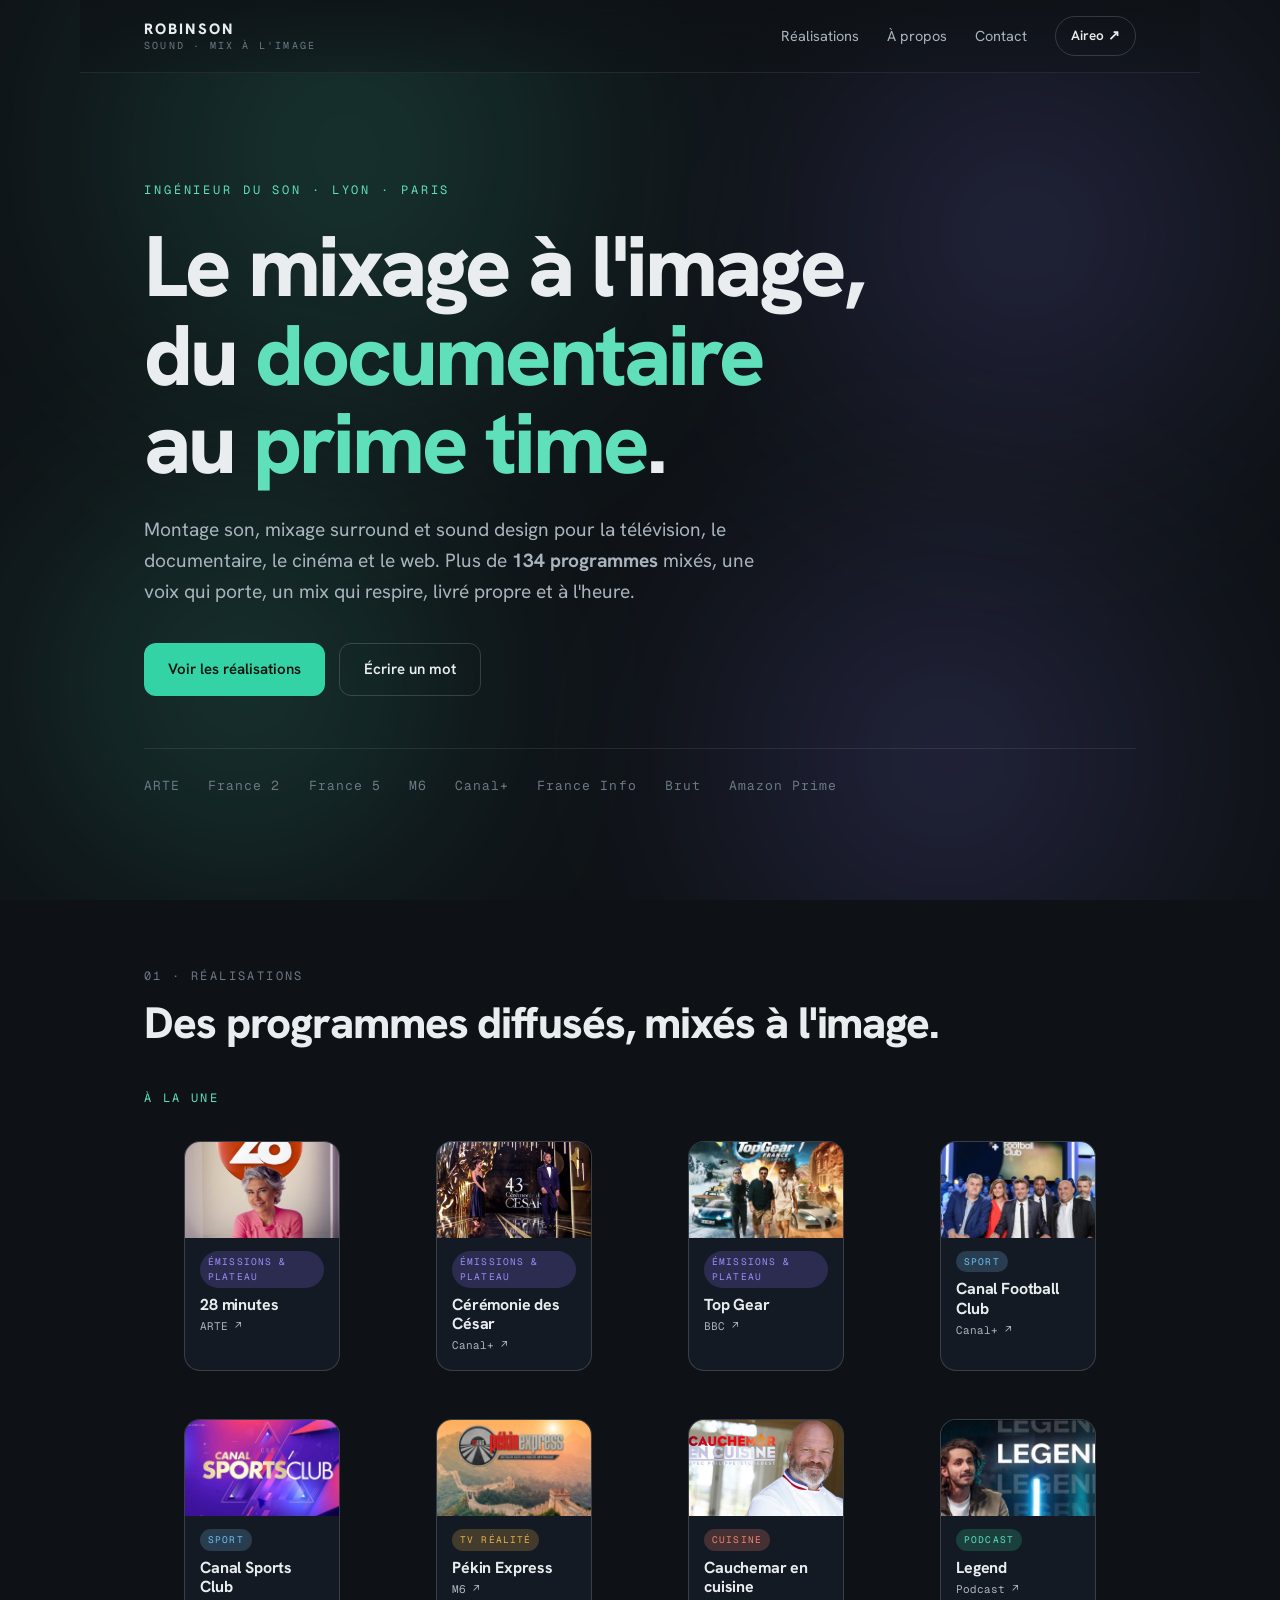
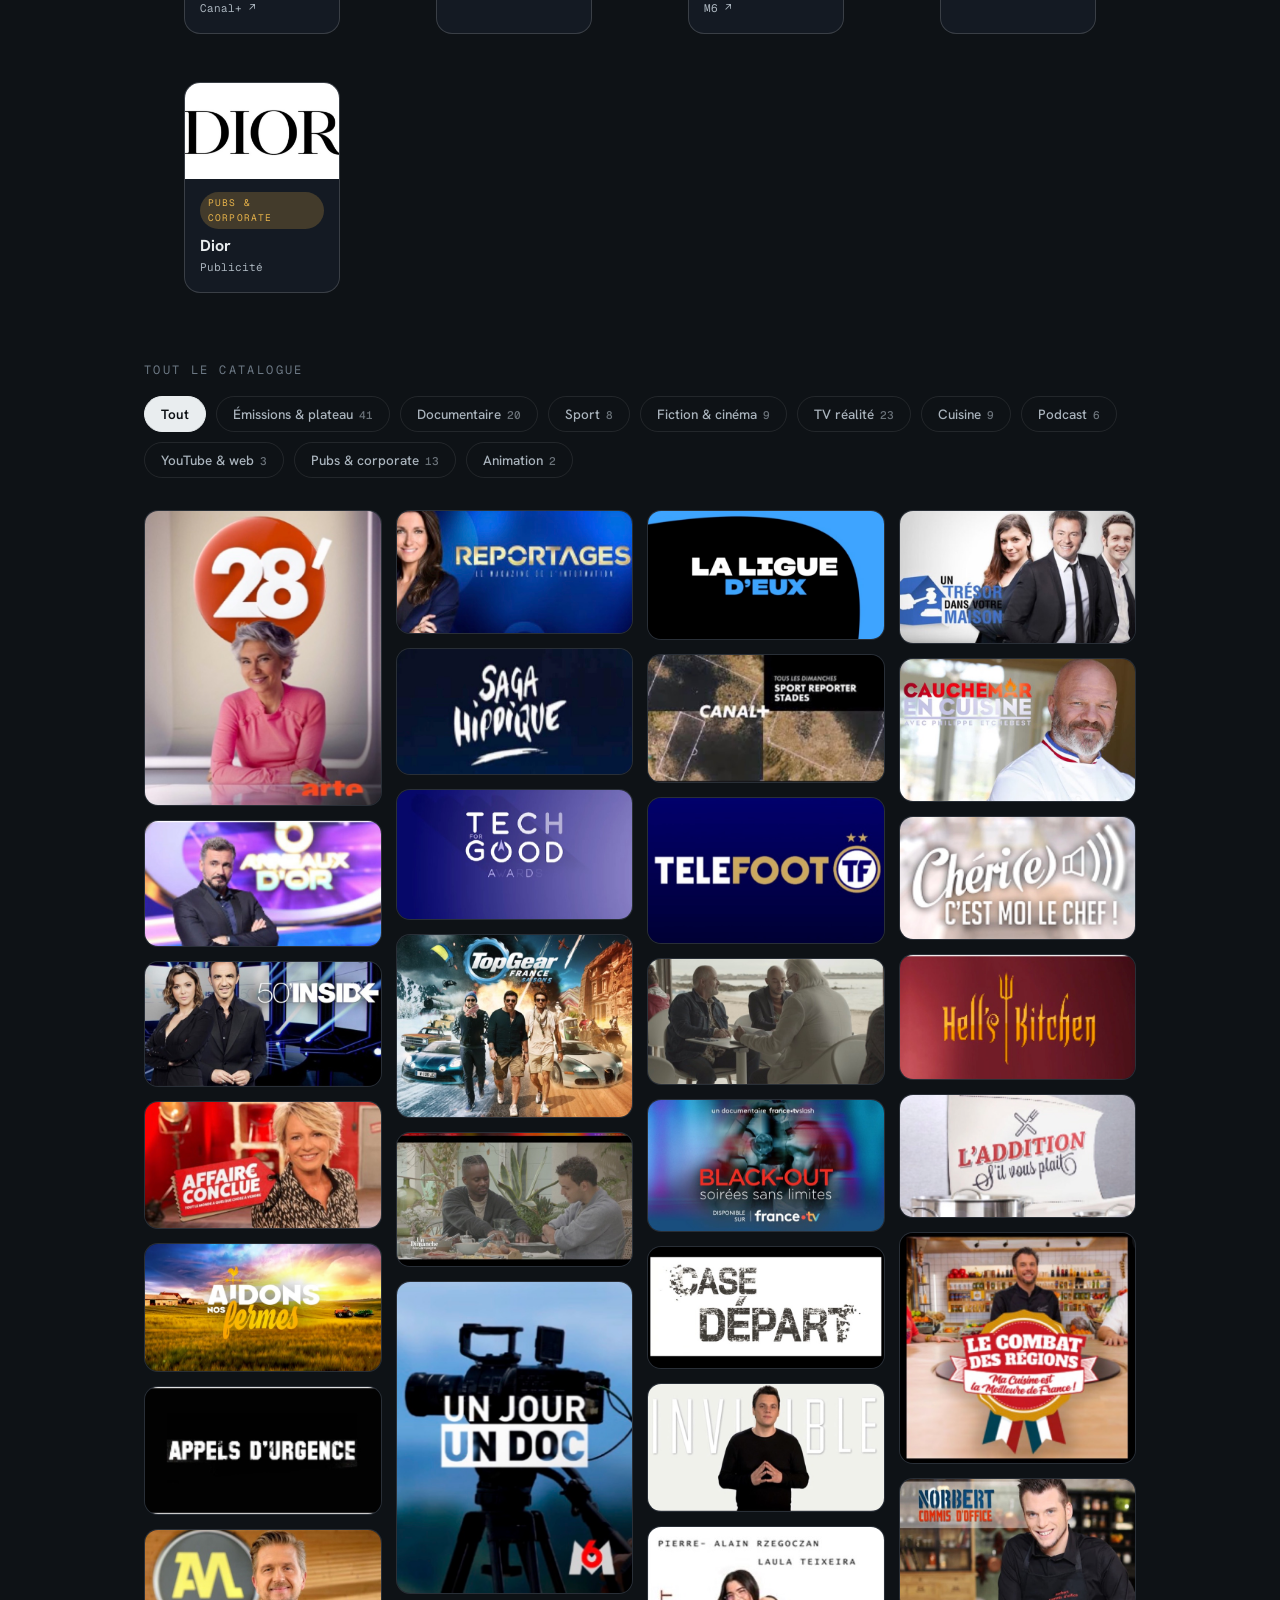
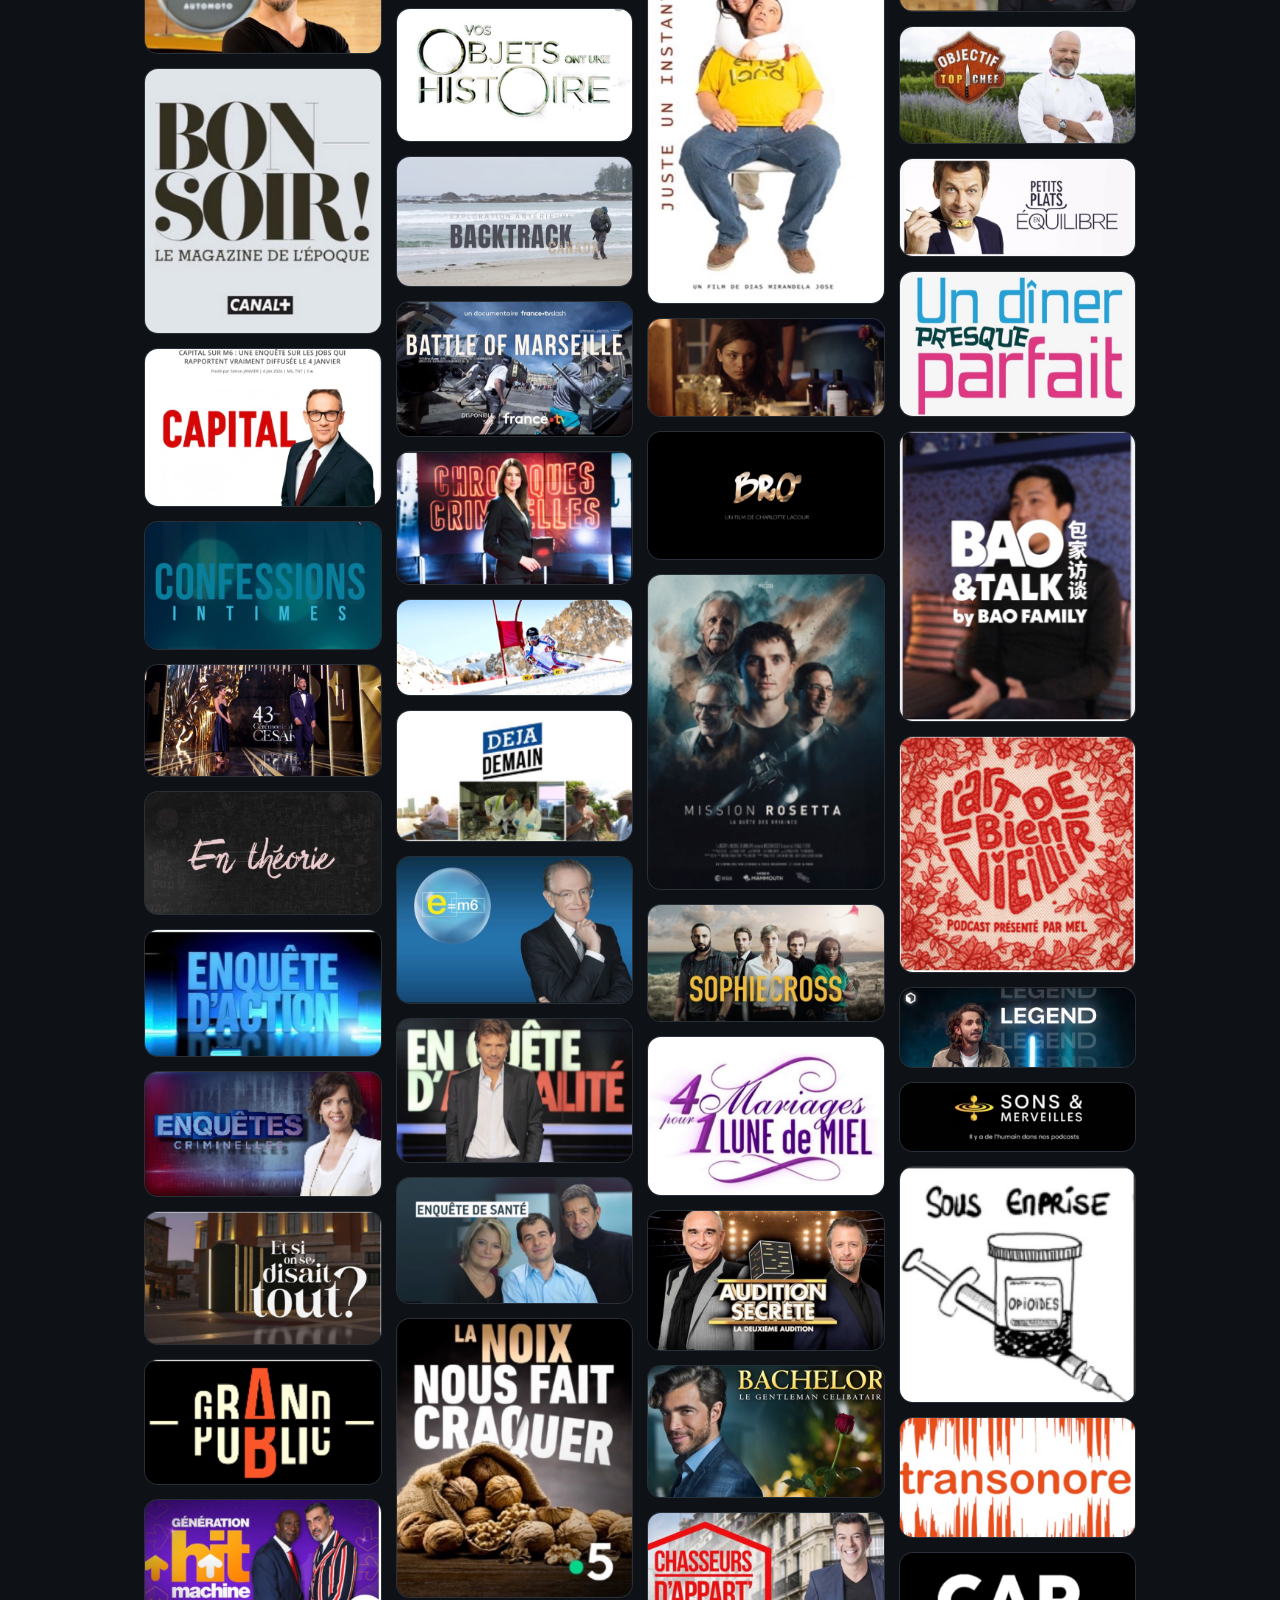
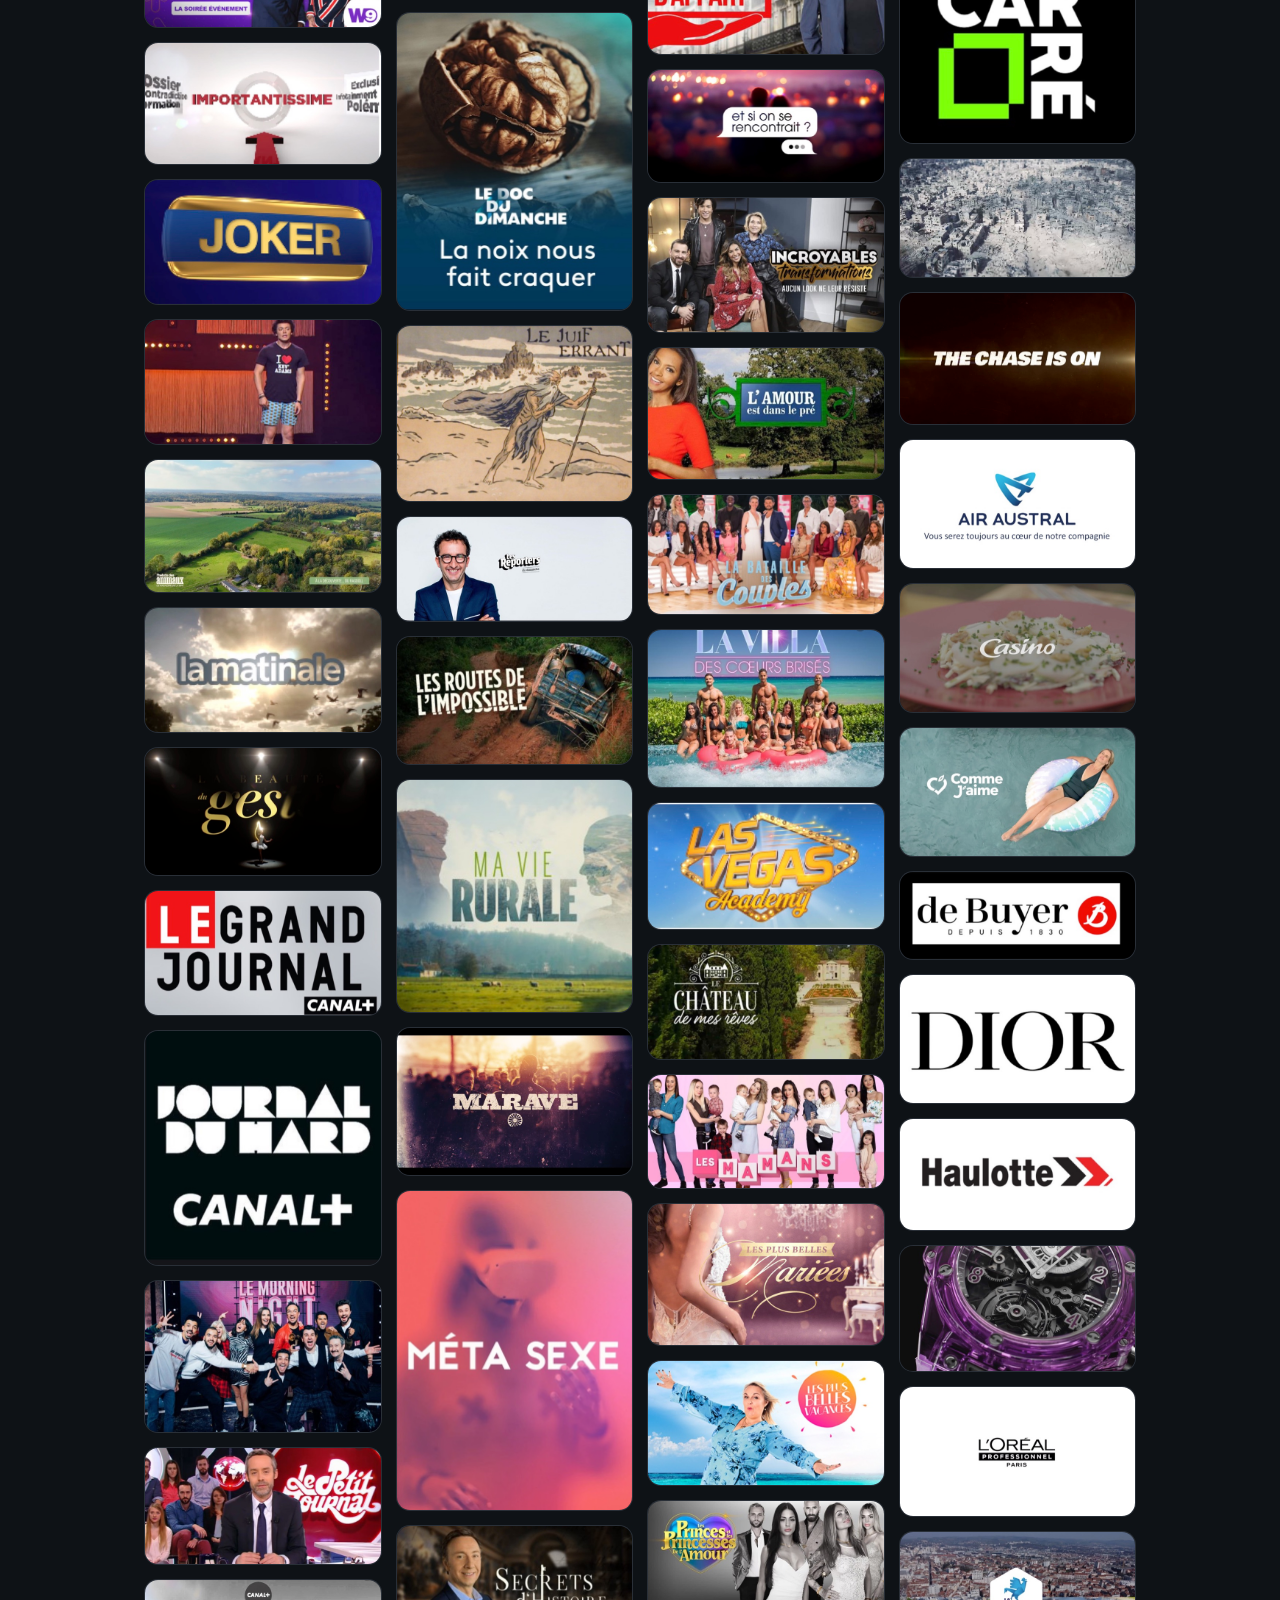
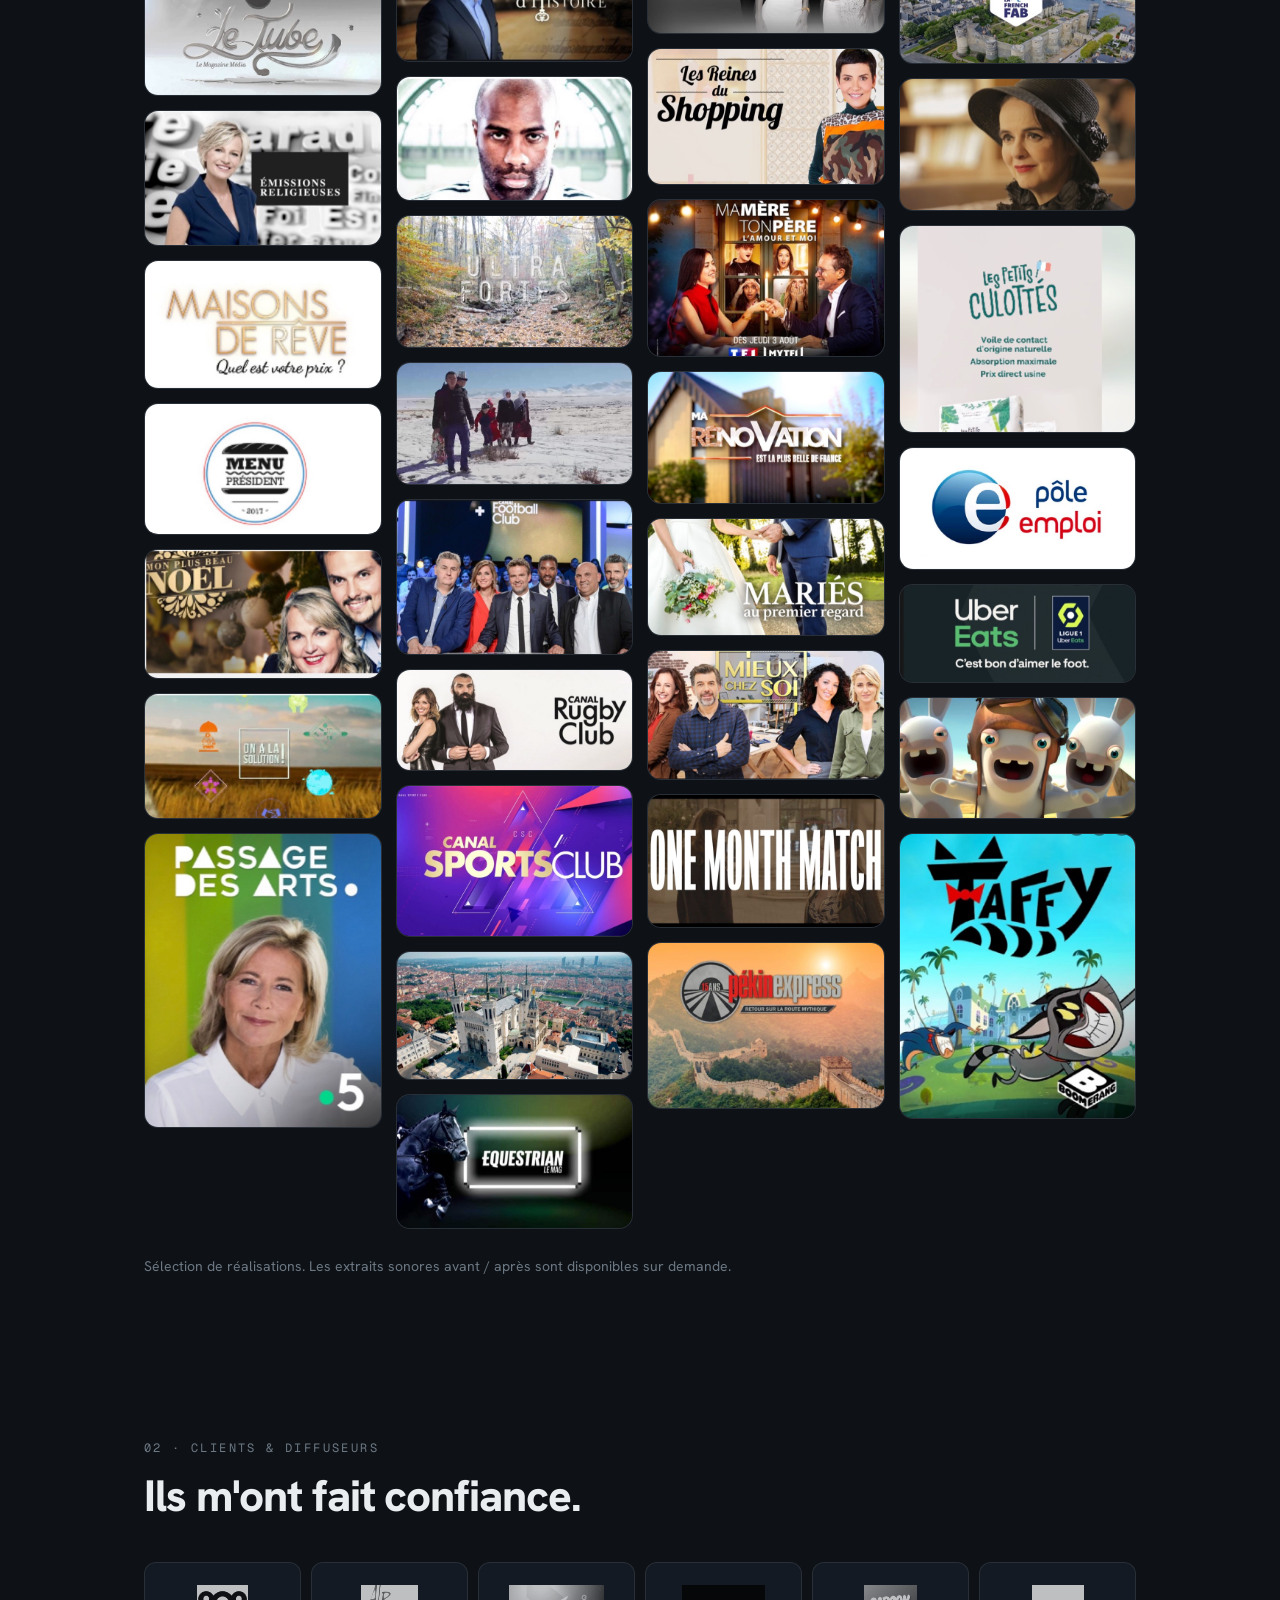
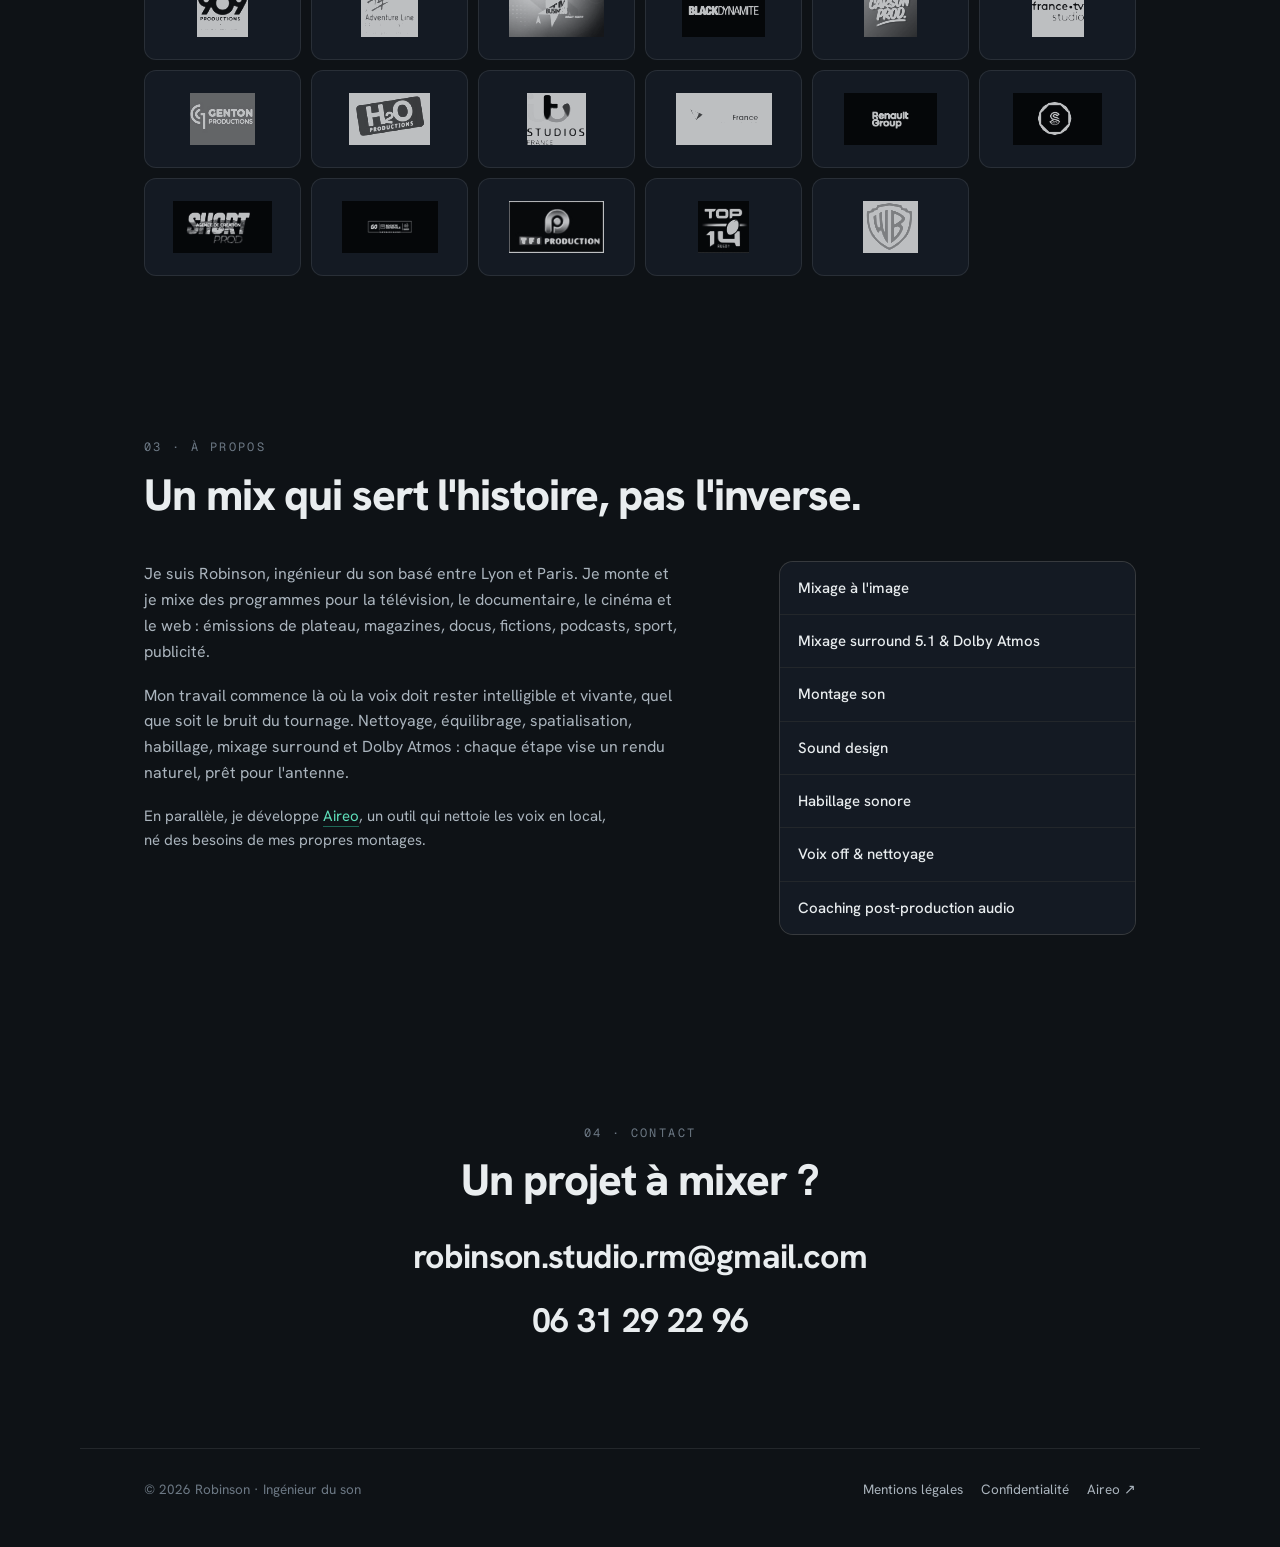
<file: index.html>
<!DOCTYPE html>
<html lang="fr">
<head>
<meta charset="utf-8">
<meta name="viewport" content="width=device-width, initial-scale=1">

<!-- ============================================================
     ROBINSON — portfolio ingénieur du son / mixage à l'image
     Page GÉNÉRÉE par build_site.py (ne pas éditer à la main :
     modifier _template.html ou PROJECTS puis relancer le script).
     URL de production : https://aireo.studio/robinson/
     ============================================================ -->

<title>Robinson · Ingénieur du son &amp; mixage à l'image · Lyon · Paris</title>
<meta name="description" content="Robinson, ingénieur du son : mixage à l'image, montage son et sound design. Plus de 60 programmes pour la TV, le documentaire, le cinéma et le web. ARTE, France 2, France 5, M6, Canal+, France Info, Brut. Lyon · Paris.">
<meta name="author" content="Robinson">
<link rel="canonical" href="https://aireo.studio/robinson/">

<meta property="og:type" content="website">
<meta property="og:locale" content="fr_FR">
<meta property="og:site_name" content="Robinson · Sound">
<meta property="og:title" content="Robinson · Ingénieur du son &amp; mixage à l'image">
<meta property="og:description" content="Plus de 60 programmes mixés pour la TV, le documentaire, le cinéma et le web. Lyon · Paris.">
<meta property="og:url" content="https://aireo.studio/robinson/">
<meta name="twitter:card" content="summary_large_image">

<link rel="preconnect" href="https://fonts.googleapis.com">
<link rel="preconnect" href="https://fonts.gstatic.com" crossorigin>
<link href="https://fonts.googleapis.com/css2?family=Hanken+Grotesk:wght@400;500;600;700;800&family=Geist+Mono:wght@400;500&display=swap" rel="stylesheet">

<script type="application/ld+json">
{
  "@context": "https://schema.org",
  "@type": "Person",
  "@id": "https://aireo.studio/robinson/#robin",
  "name": "Robin Michel",
  "alternateName": "Robinson",
  "jobTitle": "Ingénieur du son, mixage à l'image",
  "url": "https://aireo.studio/robinson/",
  "email": "robinson.studio.rm@gmail.com",
  "telephone": "+33631292296",
  "sameAs": ["https://www.linkedin.com/in/robin-michel-345b7a206", "https://www.imdb.com/name/nm17331903/", "https://www.wikidata.org/wiki/Q140465896"],
  "knowsAbout": ["Mixage à l'image", "Mixage surround 5.1", "Dolby Atmos", "Montage son", "Sound design", "Post-production audio", "Voix off"],
  "address": [
    {"@type": "PostalAddress", "addressLocality": "Lyon", "addressCountry": "FR"},
    {"@type": "PostalAddress", "addressLocality": "Paris", "addressCountry": "FR"}
  ],
  "hasOccupation": {"@type": "Occupation", "name": "Ingénieur du son / mixeur"},
  "makesOffer": {"@type": "Offer", "itemOffered": {"@type": "Service", "name": "Mixage à l'image, montage son et sound design", "serviceType": "Post-production audio"}}
}
</script>
<!-- Programmes notables : relie l'entité "Robin Michel" aux émissions connues -->
<script type="application/ld+json">
{
 "@context": "https://schema.org",
 "@graph": [
  {
   "@type": "CreativeWork",
   "name": "Cauchemar en cuisine",
   "sameAs": [
    "https://fr.wikipedia.org/wiki/Cauchemar_en_cuisine_%28France%29"
   ],
   "contributor": {
    "@id": "https://aireo.studio/robinson/#robin"
   }
  },
  {
   "@type": "CreativeWork",
   "name": "Legend",
   "sameAs": [
    "https://www.youtube.com/@legendmedia"
   ],
   "contributor": {
    "@id": "https://aireo.studio/robinson/#robin"
   }
  },
  {
   "@type": "CreativeWork",
   "name": "Canal Football Club",
   "sameAs": [
    "https://www.canalplus.com/emissions/canal-football-club/",
    "https://fr.wikipedia.org/wiki/Canal_Football_Club"
   ],
   "contributor": {
    "@id": "https://aireo.studio/robinson/#robin"
   }
  },
  {
   "@type": "CreativeWork",
   "name": "Canal Sports Club",
   "sameAs": [
    "https://fr.wikipedia.org/wiki/Canal_Sports_Club"
   ],
   "contributor": {
    "@id": "https://aireo.studio/robinson/#robin"
   }
  },
  {
   "@type": "CreativeWork",
   "name": "Pékin Express",
   "sameAs": [
    "https://fr.wikipedia.org/wiki/P%C3%A9kin_Express"
   ],
   "contributor": {
    "@id": "https://aireo.studio/robinson/#robin"
   }
  },
  {
   "@type": "CreativeWork",
   "name": "28 minutes",
   "sameAs": [
    "https://fr.wikipedia.org/wiki/28_minutes"
   ],
   "contributor": {
    "@id": "https://aireo.studio/robinson/#robin"
   }
  },
  {
   "@type": "CreativeWork",
   "name": "Cérémonie des César",
   "sameAs": [
    "https://www.academie-cinema.org/",
    "https://fr.wikipedia.org/wiki/C%C3%A9sar_du_cin%C3%A9ma"
   ],
   "contributor": {
    "@id": "https://aireo.studio/robinson/#robin"
   }
  },
  {
   "@type": "CreativeWork",
   "name": "Top Gear",
   "sameAs": [
    "https://fr.wikipedia.org/wiki/Top_Gear_France"
   ],
   "contributor": {
    "@id": "https://aireo.studio/robinson/#robin"
   }
  },
  {
   "@type": "CreativeWork",
   "name": "Norbert, commis d'office",
   "sameAs": [
    "https://fr.wikipedia.org/wiki/Norbert%2C_commis_d%27office"
   ],
   "contributor": {
    "@id": "https://aireo.studio/robinson/#robin"
   }
  },
  {
   "@type": "CreativeWork",
   "name": "Objectif Top Chef",
   "sameAs": [
    "https://fr.wikipedia.org/wiki/Objectif_Top_Chef"
   ],
   "contributor": {
    "@id": "https://aireo.studio/robinson/#robin"
   }
  },
  {
   "@type": "CreativeWork",
   "name": "Petits Plats en équilibre",
   "sameAs": [
    "https://fr.wikipedia.org/wiki/Petits_Plats_en_%C3%A9quilibre"
   ],
   "contributor": {
    "@id": "https://aireo.studio/robinson/#robin"
   }
  },
  {
   "@type": "CreativeWork",
   "name": "Un dîner presque parfait",
   "sameAs": [
    "https://fr.wikipedia.org/wiki/Un_d%C3%AEner_presque_parfait"
   ],
   "contributor": {
    "@id": "https://aireo.studio/robinson/#robin"
   }
  },
  {
   "@type": "CreativeWork",
   "name": "Chroniques criminelles",
   "sameAs": [
    "https://www.tf1.fr/tfx/chroniques-criminelles",
    "https://fr.wikipedia.org/wiki/Chroniques_criminelles"
   ],
   "contributor": {
    "@id": "https://aireo.studio/robinson/#robin"
   }
  },
  {
   "@type": "CreativeWork",
   "name": "E=M6",
   "sameAs": [
    "https://www.m6.fr/e-m6-p_854",
    "https://fr.wikipedia.org/wiki/E%3DM6"
   ],
   "contributor": {
    "@id": "https://aireo.studio/robinson/#robin"
   }
  },
  {
   "@type": "CreativeWork",
   "name": "Le Doc du dimanche",
   "sameAs": [
    "https://fr.wikipedia.org/wiki/Le_Doc_du_dimanche"
   ],
   "contributor": {
    "@id": "https://aireo.studio/robinson/#robin"
   }
  },
  {
   "@type": "CreativeWork",
   "name": "Les Routes de l'impossible",
   "sameAs": [
    "https://fr.wikipedia.org/wiki/Les_Routes_de_l%27impossible"
   ],
   "contributor": {
    "@id": "https://aireo.studio/robinson/#robin"
   }
  },
  {
   "@type": "CreativeWork",
   "name": "Secrets d'Histoire",
   "sameAs": [
    "https://www.france.tv/france-3/secrets-d-histoire/",
    "https://fr.wikipedia.org/wiki/Secrets_d%27Histoire"
   ],
   "contributor": {
    "@id": "https://aireo.studio/robinson/#robin"
   }
  },
  {
   "@type": "CreativeWork",
   "name": "L'addition s'il vous plaît",
   "sameAs": [
    "https://fr.wikipedia.org/wiki/L%27addition_s%27il_vous_pla%C3%AEt"
   ],
   "contributor": {
    "@id": "https://aireo.studio/robinson/#robin"
   }
  },
  {
   "@type": "CreativeWork",
   "name": "Case départ",
   "sameAs": [
    "https://fr.wikipedia.org/wiki/Case_d%C3%A9part_(film,_2011)"
   ],
   "contributor": {
    "@id": "https://aireo.studio/robinson/#robin"
   }
  },
  {
   "@type": "CreativeWork",
   "name": "Mission Rosetta : la quête des origines",
   "sameAs": [
    "https://www.youtube.com/@Micode"
   ],
   "contributor": {
    "@id": "https://aireo.studio/robinson/#robin"
   }
  },
  {
   "@type": "CreativeWork",
   "name": "Sophie Cross",
   "sameAs": [
    "https://fr.wikipedia.org/wiki/Sophie_Cross"
   ],
   "contributor": {
    "@id": "https://aireo.studio/robinson/#robin"
   }
  },
  {
   "@type": "CreativeWork",
   "name": "Canal Rugby Club",
   "sameAs": [
    "https://fr.wikipedia.org/wiki/Canal_Rugby_Club"
   ],
   "contributor": {
    "@id": "https://aireo.studio/robinson/#robin"
   }
  },
  {
   "@type": "CreativeWork",
   "name": "Téléfoot",
   "sameAs": [
    "https://www.tf1.fr/tf1/telefoot",
    "https://fr.wikipedia.org/wiki/T%C3%A9l%C3%A9foot"
   ],
   "contributor": {
    "@id": "https://aireo.studio/robinson/#robin"
   }
  },
  {
   "@type": "CreativeWork",
   "name": "4 mariages pour 1 lune de miel",
   "sameAs": [
    "https://fr.wikipedia.org/wiki/Quatre_mariages_pour_une_lune_de_miel"
   ],
   "contributor": {
    "@id": "https://aireo.studio/robinson/#robin"
   }
  },
  {
   "@type": "CreativeWork",
   "name": "Bachelor, le gentleman célibataire",
   "sameAs": [
    "https://fr.wikipedia.org/wiki/Bachelor%2C_le_gentleman_c%C3%A9libataire"
   ],
   "contributor": {
    "@id": "https://aireo.studio/robinson/#robin"
   }
  },
  {
   "@type": "CreativeWork",
   "name": "Chasseurs d'appart'",
   "sameAs": [
    "https://fr.wikipedia.org/wiki/Chasseurs_d%27appart%27"
   ],
   "contributor": {
    "@id": "https://aireo.studio/robinson/#robin"
   }
  },
  {
   "@type": "CreativeWork",
   "name": "Incroyables Transformations",
   "sameAs": [
    "https://www.6play.fr/incroyables-transformations"
   ],
   "contributor": {
    "@id": "https://aireo.studio/robinson/#robin"
   }
  },
  {
   "@type": "CreativeWork",
   "name": "L'amour est dans le pré",
   "sameAs": [
    "https://fr.wikipedia.org/wiki/L%27amour_est_dans_le_pr%C3%A9"
   ],
   "contributor": {
    "@id": "https://aireo.studio/robinson/#robin"
   }
  },
  {
   "@type": "CreativeWork",
   "name": "La Bataille des couples",
   "sameAs": [
    "https://fr.wikipedia.org/wiki/La_Bataille_des_couples"
   ],
   "contributor": {
    "@id": "https://aireo.studio/robinson/#robin"
   }
  },
  {
   "@type": "CreativeWork",
   "name": "La Villa des Cœurs brisés",
   "sameAs": [
    "https://www.tf1.fr/tfx/la-villa-des-coeurs-brises",
    "https://fr.wikipedia.org/wiki/La_Villa_des_c%C5%93urs_bris%C3%A9s"
   ],
   "contributor": {
    "@id": "https://aireo.studio/robinson/#robin"
   }
  },
  {
   "@type": "CreativeWork",
   "name": "Les Princes et les Princesses de l'amour",
   "sameAs": [
    "https://www.6play.fr/les-princes-et-les-princesses-de-l-amour"
   ],
   "contributor": {
    "@id": "https://aireo.studio/robinson/#robin"
   }
  },
  {
   "@type": "CreativeWork",
   "name": "Mariés au premier regard",
   "sameAs": [
    "https://fr.wikipedia.org/wiki/Mari%C3%A9s_au_premier_regard"
   ],
   "contributor": {
    "@id": "https://aireo.studio/robinson/#robin"
   }
  },
  {
   "@type": "CreativeWork",
   "name": "Un trésor dans votre maison",
   "sameAs": [
    "https://fr.wikipedia.org/wiki/Un_tr%C3%A9sor_dans_votre_maison"
   ],
   "contributor": {
    "@id": "https://aireo.studio/robinson/#robin"
   }
  },
  {
   "@type": "CreativeWork",
   "name": "50' Inside",
   "sameAs": [
    "https://www.tf1.fr/tf1/50-mn-inside",
    "https://fr.wikipedia.org/wiki/50_minutes_inside"
   ],
   "contributor": {
    "@id": "https://aireo.studio/robinson/#robin"
   }
  },
  {
   "@type": "CreativeWork",
   "name": "Affaire conclue",
   "sameAs": [
    "https://www.france.tv/france-2/affaire-conclue-tout-le-monde-a-quelque-chose-a-vendre/",
    "https://fr.wikipedia.org/wiki/Affaire_conclue"
   ],
   "contributor": {
    "@id": "https://aireo.studio/robinson/#robin"
   }
  },
  {
   "@type": "CreativeWork",
   "name": "5 anneaux d'or",
   "sameAs": [
    "https://fr.wikipedia.org/wiki/5_anneaux_d%27or"
   ],
   "contributor": {
    "@id": "https://aireo.studio/robinson/#robin"
   }
  },
  {
   "@type": "CreativeWork",
   "name": "Automoto",
   "sameAs": [
    "https://www.tf1.fr/tf1/auto-moto",
    "https://fr.wikipedia.org/wiki/Automoto_%28%C3%A9mission_de_t%C3%A9l%C3%A9vision%29"
   ],
   "contributor": {
    "@id": "https://aireo.studio/robinson/#robin"
   }
  },
  {
   "@type": "CreativeWork",
   "name": "Bonsoir !",
   "sameAs": [
    "https://fr.wikipedia.org/wiki/Bonsoir_%21"
   ],
   "contributor": {
    "@id": "https://aireo.studio/robinson/#robin"
   }
  },
  {
   "@type": "CreativeWork",
   "name": "La Matinale",
   "sameAs": [
    "https://fr.wikipedia.org/wiki/La_Matinale"
   ],
   "contributor": {
    "@id": "https://aireo.studio/robinson/#robin"
   }
  },
  {
   "@type": "CreativeWork",
   "name": "Confessions intimes",
   "sameAs": [
    "https://fr.wikipedia.org/wiki/Confessions_intimes"
   ],
   "contributor": {
    "@id": "https://aireo.studio/robinson/#robin"
   }
  },
  {
   "@type": "CreativeWork",
   "name": "Enquête d'action",
   "sameAs": [
    "https://fr.wikipedia.org/wiki/Enqu%C3%AAte_d%27action"
   ],
   "contributor": {
    "@id": "https://aireo.studio/robinson/#robin"
   }
  },
  {
   "@type": "CreativeWork",
   "name": "Enquêtes criminelles : le magazine des faits divers",
   "sameAs": [
    "https://fr.wikipedia.org/wiki/Enqu%C3%AAtes_criminelles_%3A_le_magazine_des_faits_divers"
   ],
   "contributor": {
    "@id": "https://aireo.studio/robinson/#robin"
   }
  },
  {
   "@type": "CreativeWork",
   "name": "Génération Hit machine",
   "sameAs": [
    "https://fr.wikipedia.org/wiki/G%C3%A9n%C3%A9ration_Hit_machine"
   ],
   "contributor": {
    "@id": "https://aireo.studio/robinson/#robin"
   }
  },
  {
   "@type": "CreativeWork",
   "name": "Grand Public",
   "sameAs": [
    "https://fr.wikipedia.org/wiki/Grand_Public"
   ],
   "contributor": {
    "@id": "https://aireo.studio/robinson/#robin"
   }
  },
  {
   "@type": "CreativeWork",
   "name": "Le Grand Journal",
   "sameAs": [
    "https://fr.wikipedia.org/wiki/Le_Grand_Journal"
   ],
   "contributor": {
    "@id": "https://aireo.studio/robinson/#robin"
   }
  },
  {
   "@type": "CreativeWork",
   "name": "Le Journal du hard",
   "sameAs": [
    "https://fr.wikipedia.org/wiki/Le_Journal_du_hard"
   ],
   "contributor": {
    "@id": "https://aireo.studio/robinson/#robin"
   }
  },
  {
   "@type": "CreativeWork",
   "name": "Le Morning Night",
   "sameAs": [
    "https://fr.wikipedia.org/wiki/Le_Morning_Night"
   ],
   "contributor": {
    "@id": "https://aireo.studio/robinson/#robin"
   }
  },
  {
   "@type": "CreativeWork",
   "name": "Le Petit Journal",
   "sameAs": [
    "https://fr.wikipedia.org/wiki/Le_Petit_Journal_%28%C3%A9mission_de_t%C3%A9l%C3%A9vision%29"
   ],
   "contributor": {
    "@id": "https://aireo.studio/robinson/#robin"
   }
  },
  {
   "@type": "CreativeWork",
   "name": "Le Tube",
   "sameAs": [
    "https://fr.wikipedia.org/wiki/Le_Tube"
   ],
   "contributor": {
    "@id": "https://aireo.studio/robinson/#robin"
   }
  },
  {
   "@type": "CreativeWork",
   "name": "Passage des arts",
   "sameAs": [
    "https://fr.wikipedia.org/wiki/Passage_des_arts"
   ],
   "contributor": {
    "@id": "https://aireo.studio/robinson/#robin"
   }
  },
  {
   "@type": "CreativeWork",
   "name": "Un dimanche à la campagne",
   "sameAs": [
    "https://www.france.tv/france-2/un-dimanche-a-la-campagne/",
    "https://fr.wikipedia.org/wiki/Un_dimanche_%C3%A0_la_campagne_%28%C3%A9mission_de_t%C3%A9l%C3%A9vision%29"
   ],
   "contributor": {
    "@id": "https://aireo.studio/robinson/#robin"
   }
  }
 ]
}
</script>
<link rel="stylesheet" href="styles.css">
</head>
<body>

<div class="aura" aria-hidden="true">
  <span class="ax ax1"></span><span class="ax ax2"></span>
  <span class="ax ax3"></span><span class="ax ax4"></span>
</div>
<div class="grain" aria-hidden="true"></div>

<header class="nav" id="top">
  <a class="brand" href="#top" aria-label="Robinson, accueil">
    <span class="brand-name">ROBINSON</span>
    <span class="brand-sub">SOUND · MIX À L'IMAGE</span>
  </a>
  <nav class="nav-links" aria-label="Navigation principale">
    <a href="#work">Réalisations</a>
    <a href="#about">À&nbsp;propos</a>
    <a href="#contact">Contact</a>
    <a class="pill" href="https://aireo.studio" target="_blank" rel="noopener">Aireo <span aria-hidden="true">↗</span></a>
  </nav>
</header>

<main>

  <section class="hero">
    <p class="eyebrow">Ingénieur du son · Lyon · Paris</p>
    <h1 class="hero-title">
      Le&nbsp;mixage à&nbsp;l'image,<br>
      du&nbsp;<em>documentaire</em> au&nbsp;<em>prime&nbsp;time</em>.
    </h1>
    <p class="hero-lead">
      Montage son, mixage surround et sound design pour la télévision,
      le documentaire, le cinéma et le web. Plus de <strong>134 programmes</strong>
      mixés, une voix qui porte, un mix qui respire, livré propre et à l'heure.
    </p>
    <div class="hero-cta">
      <a class="btn btn-primary" href="#work">Voir les réalisations</a>
      <a class="btn btn-ghost" href="mailto:robinson.studio.rm@gmail.com">Écrire un mot</a>
    </div>
    <ul class="clients" aria-label="Diffuseurs">
      <li>ARTE</li><li>France&nbsp;2</li><li>France&nbsp;5</li><li>M6</li>
      <li>Canal+</li><li>France&nbsp;Info</li><li>Brut</li><li>Amazon&nbsp;Prime</li>
    </ul>
  </section>

  <section class="work" id="work">
    <div class="section-head">
      <p class="kicker">01 · Réalisations</p>
      <h2>Des programmes diffusés, mixés à l'image.</h2>
    </div>

    <p class="feat-label">À la une</p>
    <div class="featured" id="featured">
      <figure class="feat" data-cat="emission">
        <img loading="lazy" src="assets/work/28-minutes.jpg" alt="28 minutes — Émissions &amp; plateau, montage / mixage son par Robinson">
        <figcaption><span class="tag tag-v">Émissions &amp; plateau</span><span class="c-title">28 minutes</span><a class="c-net" href="https://fr.wikipedia.org/wiki/28_minutes" target="_blank" rel="noopener">ARTE <span aria-hidden="true">↗</span></a></figcaption>
      </figure>
      <figure class="feat" data-cat="emission">
        <img loading="lazy" src="assets/work/ceremonie-des-cesar.jpg" alt="Cérémonie des César — Émissions &amp; plateau, montage / mixage son par Robinson">
        <figcaption><span class="tag tag-v">Émissions &amp; plateau</span><span class="c-title">Cérémonie des César</span><a class="c-net" href="https://www.academie-cinema.org/" target="_blank" rel="noopener">Canal+ <span aria-hidden="true">↗</span></a></figcaption>
      </figure>
      <figure class="feat" data-cat="emission">
        <img loading="lazy" src="assets/work/top-gear.jpg" alt="Top Gear — Émissions &amp; plateau, montage / mixage son par Robinson">
        <figcaption><span class="tag tag-v">Émissions &amp; plateau</span><span class="c-title">Top Gear</span><a class="c-net" href="https://fr.wikipedia.org/wiki/Top_Gear_France" target="_blank" rel="noopener">BBC <span aria-hidden="true">↗</span></a></figcaption>
      </figure>
      <figure class="feat" data-cat="sport">
        <img loading="lazy" src="assets/work/canal-football-club.jpg" alt="Canal Football Club — Sport, montage / mixage son par Robinson">
        <figcaption><span class="tag tag-b">Sport</span><span class="c-title">Canal Football Club</span><a class="c-net" href="https://www.canalplus.com/emissions/canal-football-club/" target="_blank" rel="noopener">Canal+ <span aria-hidden="true">↗</span></a></figcaption>
      </figure>
      <figure class="feat" data-cat="sport">
        <img loading="lazy" src="assets/work/canal-sports-club.jpg" alt="Canal Sports Club — Sport, montage / mixage son par Robinson">
        <figcaption><span class="tag tag-b">Sport</span><span class="c-title">Canal Sports Club</span><a class="c-net" href="https://fr.wikipedia.org/wiki/Canal_Sports_Club" target="_blank" rel="noopener">Canal+ <span aria-hidden="true">↗</span></a></figcaption>
      </figure>
      <figure class="feat" data-cat="tv-realite">
        <img loading="lazy" src="assets/work/pekin-express.jpg" alt="Pékin Express — TV réalité, montage / mixage son par Robinson">
        <figcaption><span class="tag tag-o">TV réalité</span><span class="c-title">Pékin Express</span><a class="c-net" href="https://fr.wikipedia.org/wiki/P%C3%A9kin_Express" target="_blank" rel="noopener">M6 <span aria-hidden="true">↗</span></a></figcaption>
      </figure>
      <figure class="feat" data-cat="cuisine">
        <img loading="lazy" src="assets/work/cauchemar-en-cuisine.jpg" alt="Cauchemar en cuisine — Cuisine, montage / mixage son par Robinson">
        <figcaption><span class="tag tag-r">Cuisine</span><span class="c-title">Cauchemar en cuisine</span><a class="c-net" href="https://fr.wikipedia.org/wiki/Cauchemar_en_cuisine_%28France%29" target="_blank" rel="noopener">M6 <span aria-hidden="true">↗</span></a></figcaption>
      </figure>
      <figure class="feat" data-cat="podcast">
        <img loading="lazy" src="assets/work/legend.jpg" alt="Legend — Podcast, montage / mixage son par Robinson">
        <figcaption><span class="tag tag-g">Podcast</span><span class="c-title">Legend</span><a class="c-net" href="https://www.youtube.com/@legendmedia" target="_blank" rel="noopener">Podcast <span aria-hidden="true">↗</span></a></figcaption>
      </figure>
      <figure class="feat" data-cat="pub">
        <img loading="lazy" src="assets/work/dior.jpg" alt="Dior — Pubs &amp; corporate, montage / mixage son par Robinson">
        <figcaption><span class="tag tag-o">Pubs &amp; corporate</span><span class="c-title">Dior</span><span class="c-net">Publicité</span></figcaption>
      </figure>
    </div>

    <p class="feat-label feat-all">Tout le catalogue</p>
    <div class="filters" role="tablist" aria-label="Filtrer par catégorie">
      <button class="chip is-on" data-filter="all" role="tab" aria-selected="true">Tout</button>
      <button class="chip" data-filter="emission" role="tab" aria-selected="false">Émissions &amp; plateau <span class="chip-n">41</span></button>
      <button class="chip" data-filter="documentaire" role="tab" aria-selected="false">Documentaire <span class="chip-n">20</span></button>
      <button class="chip" data-filter="sport" role="tab" aria-selected="false">Sport <span class="chip-n">8</span></button>
      <button class="chip" data-filter="fiction" role="tab" aria-selected="false">Fiction &amp; cinéma <span class="chip-n">9</span></button>
      <button class="chip" data-filter="tv-realite" role="tab" aria-selected="false">TV réalité <span class="chip-n">23</span></button>
      <button class="chip" data-filter="cuisine" role="tab" aria-selected="false">Cuisine <span class="chip-n">9</span></button>
      <button class="chip" data-filter="podcast" role="tab" aria-selected="false">Podcast <span class="chip-n">6</span></button>
      <button class="chip" data-filter="youtube" role="tab" aria-selected="false">YouTube &amp; web <span class="chip-n">3</span></button>
      <button class="chip" data-filter="pub" role="tab" aria-selected="false">Pubs &amp; corporate <span class="chip-n">13</span></button>
      <button class="chip" data-filter="animation" role="tab" aria-selected="false">Animation <span class="chip-n">2</span></button>
    </div>

    <div class="grid" id="grid">
      <figure class="card" data-cat="emission">
        <img loading="lazy" src="assets/work/28-minutes.jpg" alt="28 minutes — Émissions &amp; plateau, montage / mixage son par Robinson">
        <figcaption><span class="tag tag-v">Émissions &amp; plateau</span><span class="c-title">28 minutes</span><a class="c-net" href="https://fr.wikipedia.org/wiki/28_minutes" target="_blank" rel="noopener">ARTE <span aria-hidden="true">↗</span></a></figcaption>
      </figure>
      <figure class="card" data-cat="emission">
        <img loading="lazy" src="assets/work/5-anneaux-d-or.jpg" alt="5 anneaux d&#x27;or — Émissions &amp; plateau, montage / mixage son par Robinson">
        <figcaption><span class="tag tag-v">Émissions &amp; plateau</span><span class="c-title">5 anneaux d&#x27;or</span><a class="c-net" href="https://fr.wikipedia.org/wiki/5_anneaux_d%27or" target="_blank" rel="noopener">France 2 <span aria-hidden="true">↗</span></a></figcaption>
      </figure>
      <figure class="card" data-cat="emission">
        <img loading="lazy" src="assets/work/50-inside.jpg" alt="50&#x27; Inside — Émissions &amp; plateau, montage / mixage son par Robinson">
        <figcaption><span class="tag tag-v">Émissions &amp; plateau</span><span class="c-title">50&#x27; Inside</span><a class="c-net" href="https://www.tf1.fr/tf1/50-mn-inside" target="_blank" rel="noopener">TF1 <span aria-hidden="true">↗</span></a></figcaption>
      </figure>
      <figure class="card" data-cat="emission">
        <img loading="lazy" src="assets/work/affaire-conclue.jpg" alt="Affaire conclue — Émissions &amp; plateau, montage / mixage son par Robinson">
        <figcaption><span class="tag tag-v">Émissions &amp; plateau</span><span class="c-title">Affaire conclue</span><a class="c-net" href="https://www.france.tv/france-2/affaire-conclue-tout-le-monde-a-quelque-chose-a-vendre/" target="_blank" rel="noopener">France 2 <span aria-hidden="true">↗</span></a></figcaption>
      </figure>
      <figure class="card" data-cat="emission">
        <img loading="lazy" src="assets/work/aidons-nos-fermes.jpg" alt="Aidons nos fermes — Émissions &amp; plateau, montage / mixage son par Robinson">
        <figcaption><span class="tag tag-v">Émissions &amp; plateau</span><span class="c-title">Aidons nos fermes</span><span class="c-net">M6</span></figcaption>
      </figure>
      <figure class="card" data-cat="emission">
        <img loading="lazy" src="assets/work/appels-d-urgence.jpg" alt="Appels d&#x27;urgence — Émissions &amp; plateau, montage / mixage son par Robinson">
        <figcaption><span class="tag tag-v">Émissions &amp; plateau</span><span class="c-title">Appels d&#x27;urgence</span><span class="c-net">TFX</span></figcaption>
      </figure>
      <figure class="card" data-cat="emission">
        <img loading="lazy" src="assets/work/automoto.jpg" alt="Automoto — Émissions &amp; plateau, montage / mixage son par Robinson">
        <figcaption><span class="tag tag-v">Émissions &amp; plateau</span><span class="c-title">Automoto</span><a class="c-net" href="https://www.tf1.fr/tf1/auto-moto" target="_blank" rel="noopener">TF1 <span aria-hidden="true">↗</span></a></figcaption>
      </figure>
      <figure class="card" data-cat="emission">
        <img loading="lazy" src="assets/work/bonsoir.jpg" alt="Bonsoir ! — Émissions &amp; plateau, montage / mixage son par Robinson">
        <figcaption><span class="tag tag-v">Émissions &amp; plateau</span><span class="c-title">Bonsoir !</span><a class="c-net" href="https://fr.wikipedia.org/wiki/Bonsoir_%21" target="_blank" rel="noopener">Canal+ <span aria-hidden="true">↗</span></a></figcaption>
      </figure>
      <figure class="card" data-cat="emission">
        <img loading="lazy" src="assets/work/capital.jpg" alt="Capital — Émissions &amp; plateau, montage / mixage son par Robinson">
        <figcaption><span class="tag tag-v">Émissions &amp; plateau</span><span class="c-title">Capital</span><span class="c-net">M6</span></figcaption>
      </figure>
      <figure class="card" data-cat="emission">
        <img loading="lazy" src="assets/work/confessions-intimes.jpg" alt="Confessions intimes — Émissions &amp; plateau, montage / mixage son par Robinson">
        <figcaption><span class="tag tag-v">Émissions &amp; plateau</span><span class="c-title">Confessions intimes</span><a class="c-net" href="https://fr.wikipedia.org/wiki/Confessions_intimes" target="_blank" rel="noopener">TF1 <span aria-hidden="true">↗</span></a></figcaption>
      </figure>
      <figure class="card" data-cat="emission">
        <img loading="lazy" src="assets/work/ceremonie-des-cesar.jpg" alt="Cérémonie des César — Émissions &amp; plateau, montage / mixage son par Robinson">
        <figcaption><span class="tag tag-v">Émissions &amp; plateau</span><span class="c-title">Cérémonie des César</span><a class="c-net" href="https://www.academie-cinema.org/" target="_blank" rel="noopener">Canal+ <span aria-hidden="true">↗</span></a></figcaption>
      </figure>
      <figure class="card" data-cat="emission">
        <img loading="lazy" src="assets/work/en-theorie.jpg" alt="En théorie — Émissions &amp; plateau, montage / mixage son par Robinson">
        <figcaption><span class="tag tag-v">Émissions &amp; plateau</span><span class="c-title">En théorie</span><span class="c-net">ARTE</span></figcaption>
      </figure>
      <figure class="card" data-cat="emission">
        <img loading="lazy" src="assets/work/enquete-d-action.jpg" alt="Enquête d&#x27;action — Émissions &amp; plateau, montage / mixage son par Robinson">
        <figcaption><span class="tag tag-v">Émissions &amp; plateau</span><span class="c-title">Enquête d&#x27;action</span><a class="c-net" href="https://fr.wikipedia.org/wiki/Enqu%C3%AAte_d%27action" target="_blank" rel="noopener">W9 <span aria-hidden="true">↗</span></a></figcaption>
      </figure>
      <figure class="card" data-cat="emission">
        <img loading="lazy" src="assets/work/enquetes-criminelles-le-magazine-des-faits-divers.jpg" alt="Enquêtes criminelles : le magazine des faits divers — Émissions &amp; plateau, montage / mixage son par Robinson">
        <figcaption><span class="tag tag-v">Émissions &amp; plateau</span><span class="c-title">Enquêtes criminelles : le magazine des faits divers</span><a class="c-net" href="https://fr.wikipedia.org/wiki/Enqu%C3%AAtes_criminelles_%3A_le_magazine_des_faits_divers" target="_blank" rel="noopener">W9 <span aria-hidden="true">↗</span></a></figcaption>
      </figure>
      <figure class="card" data-cat="emission">
        <img loading="lazy" src="assets/work/et-si-on-se-disait-tout.jpg" alt="Et si on se disait tout ? — Émissions &amp; plateau, montage / mixage son par Robinson">
        <figcaption><span class="tag tag-v">Émissions &amp; plateau</span><span class="c-title">Et si on se disait tout ?</span><span class="c-net">M6</span></figcaption>
      </figure>
      <figure class="card" data-cat="emission">
        <img loading="lazy" src="assets/work/grand-public.jpg" alt="Grand Public — Émissions &amp; plateau, montage / mixage son par Robinson">
        <figcaption><span class="tag tag-v">Émissions &amp; plateau</span><span class="c-title">Grand Public</span><a class="c-net" href="https://fr.wikipedia.org/wiki/Grand_Public" target="_blank" rel="noopener">France 2 <span aria-hidden="true">↗</span></a></figcaption>
      </figure>
      <figure class="card" data-cat="emission">
        <img loading="lazy" src="assets/work/generation-hit-machine.jpg" alt="Génération Hit machine — Émissions &amp; plateau, montage / mixage son par Robinson">
        <figcaption><span class="tag tag-v">Émissions &amp; plateau</span><span class="c-title">Génération Hit machine</span><a class="c-net" href="https://fr.wikipedia.org/wiki/G%C3%A9n%C3%A9ration_Hit_machine" target="_blank" rel="noopener">W9 <span aria-hidden="true">↗</span></a></figcaption>
      </figure>
      <figure class="card" data-cat="emission">
        <img loading="lazy" src="assets/work/importantissime.jpg" alt="Importantissime — Émissions &amp; plateau, montage / mixage son par Robinson">
        <figcaption><span class="tag tag-v">Émissions &amp; plateau</span><span class="c-title">Importantissime</span></figcaption>
      </figure>
      <figure class="card" data-cat="emission">
        <img loading="lazy" src="assets/work/joker.jpg" alt="Joker — Émissions &amp; plateau, montage / mixage son par Robinson">
        <figcaption><span class="tag tag-v">Émissions &amp; plateau</span><span class="c-title">Joker</span><span class="c-net">France 2</span></figcaption>
      </figure>
      <figure class="card" data-cat="emission">
        <img loading="lazy" src="assets/work/kev-adams.jpg" alt="Kev Adams — Émissions &amp; plateau, montage / mixage son par Robinson">
        <figcaption><span class="tag tag-v">Émissions &amp; plateau</span><span class="c-title">Kev Adams</span><span class="c-net">TF1</span></figcaption>
      </figure>
      <figure class="card" data-cat="emission">
        <img loading="lazy" src="assets/work/l-hebdo-des-animaux.jpg" alt="L&#x27;hebdo des animaux — Émissions &amp; plateau, montage / mixage son par Robinson">
        <figcaption><span class="tag tag-v">Émissions &amp; plateau</span><span class="c-title">L&#x27;hebdo des animaux</span><span class="c-net">RMC Story</span></figcaption>
      </figure>
      <figure class="card" data-cat="emission">
        <img loading="lazy" src="assets/work/la-matinale.jpg" alt="La Matinale — Émissions &amp; plateau, montage / mixage son par Robinson">
        <figcaption><span class="tag tag-v">Émissions &amp; plateau</span><span class="c-title">La Matinale</span><a class="c-net" href="https://fr.wikipedia.org/wiki/La_Matinale" target="_blank" rel="noopener">Canal+ <span aria-hidden="true">↗</span></a></figcaption>
      </figure>
      <figure class="card" data-cat="emission">
        <img loading="lazy" src="assets/work/le-beau-geste.jpg" alt="Le Beau Geste — Émissions &amp; plateau, montage / mixage son par Robinson">
        <figcaption><span class="tag tag-v">Émissions &amp; plateau</span><span class="c-title">Le Beau Geste</span><span class="c-net">ARTE</span></figcaption>
      </figure>
      <figure class="card" data-cat="emission">
        <img loading="lazy" src="assets/work/le-grand-journal.jpg" alt="Le Grand Journal — Émissions &amp; plateau, montage / mixage son par Robinson">
        <figcaption><span class="tag tag-v">Émissions &amp; plateau</span><span class="c-title">Le Grand Journal</span><a class="c-net" href="https://fr.wikipedia.org/wiki/Le_Grand_Journal" target="_blank" rel="noopener">Canal+ <span aria-hidden="true">↗</span></a></figcaption>
      </figure>
      <figure class="card" data-cat="emission">
        <img loading="lazy" src="assets/work/le-journal-du-hard.jpg" alt="Le Journal du hard — Émissions &amp; plateau, montage / mixage son par Robinson">
        <figcaption><span class="tag tag-v">Émissions &amp; plateau</span><span class="c-title">Le Journal du hard</span><a class="c-net" href="https://fr.wikipedia.org/wiki/Le_Journal_du_hard" target="_blank" rel="noopener">Canal+ <span aria-hidden="true">↗</span></a></figcaption>
      </figure>
      <figure class="card" data-cat="emission">
        <img loading="lazy" src="assets/work/le-morning-night.jpg" alt="Le Morning Night — Émissions &amp; plateau, montage / mixage son par Robinson">
        <figcaption><span class="tag tag-v">Émissions &amp; plateau</span><span class="c-title">Le Morning Night</span><a class="c-net" href="https://fr.wikipedia.org/wiki/Le_Morning_Night" target="_blank" rel="noopener">M6 <span aria-hidden="true">↗</span></a></figcaption>
      </figure>
      <figure class="card" data-cat="emission">
        <img loading="lazy" src="assets/work/le-petit-journal.jpg" alt="Le Petit Journal — Émissions &amp; plateau, montage / mixage son par Robinson">
        <figcaption><span class="tag tag-v">Émissions &amp; plateau</span><span class="c-title">Le Petit Journal</span><a class="c-net" href="https://fr.wikipedia.org/wiki/Le_Petit_Journal_%28%C3%A9mission_de_t%C3%A9l%C3%A9vision%29" target="_blank" rel="noopener">Canal+ <span aria-hidden="true">↗</span></a></figcaption>
      </figure>
      <figure class="card" data-cat="emission">
        <img loading="lazy" src="assets/work/le-tube.jpg" alt="Le Tube — Émissions &amp; plateau, montage / mixage son par Robinson">
        <figcaption><span class="tag tag-v">Émissions &amp; plateau</span><span class="c-title">Le Tube</span><a class="c-net" href="https://fr.wikipedia.org/wiki/Le_Tube" target="_blank" rel="noopener">Canal+ <span aria-hidden="true">↗</span></a></figcaption>
      </figure>
      <figure class="card" data-cat="emission">
        <img loading="lazy" src="assets/work/les-emissions-religieuses.jpg" alt="Les émissions religieuses — Émissions &amp; plateau, montage / mixage son par Robinson">
        <figcaption><span class="tag tag-v">Émissions &amp; plateau</span><span class="c-title">Les émissions religieuses</span><span class="c-net">France 2</span></figcaption>
      </figure>
      <figure class="card" data-cat="emission">
        <img loading="lazy" src="assets/work/maisons-de-reve.jpg" alt="Maisons de rêve — Émissions &amp; plateau, montage / mixage son par Robinson">
        <figcaption><span class="tag tag-v">Émissions &amp; plateau</span><span class="c-title">Maisons de rêve</span><span class="c-net">TF1</span></figcaption>
      </figure>
      <figure class="card" data-cat="emission">
        <img loading="lazy" src="assets/work/menu-president.jpg" alt="Menu président — Émissions &amp; plateau, montage / mixage son par Robinson">
        <figcaption><span class="tag tag-v">Émissions &amp; plateau</span><span class="c-title">Menu président</span></figcaption>
      </figure>
      <figure class="card" data-cat="emission">
        <img loading="lazy" src="assets/work/mon-plus-beau-noel.jpg" alt="Mon plus beau Noël — Émissions &amp; plateau, montage / mixage son par Robinson">
        <figcaption><span class="tag tag-v">Émissions &amp; plateau</span><span class="c-title">Mon plus beau Noël</span><span class="c-net">TF1</span></figcaption>
      </figure>
      <figure class="card" data-cat="emission">
        <img loading="lazy" src="assets/work/on-a-la-solution.jpg" alt="On a la solution ! — Émissions &amp; plateau, montage / mixage son par Robinson">
        <figcaption><span class="tag tag-v">Émissions &amp; plateau</span><span class="c-title">On a la solution !</span><span class="c-net">France 3</span></figcaption>
      </figure>
      <figure class="card" data-cat="emission">
        <img loading="lazy" src="assets/work/passage-des-arts.jpg" alt="Passage des arts — Émissions &amp; plateau, montage / mixage son par Robinson">
        <figcaption><span class="tag tag-v">Émissions &amp; plateau</span><span class="c-title">Passage des arts</span><a class="c-net" href="https://fr.wikipedia.org/wiki/Passage_des_arts" target="_blank" rel="noopener">France 5 <span aria-hidden="true">↗</span></a></figcaption>
      </figure>
      <figure class="card" data-cat="emission">
        <img loading="lazy" src="assets/work/reportages-decouverte.jpg" alt="Reportages découverte — Émissions &amp; plateau, montage / mixage son par Robinson">
        <figcaption><span class="tag tag-v">Émissions &amp; plateau</span><span class="c-title">Reportages découverte</span><span class="c-net">TF1</span></figcaption>
      </figure>
      <figure class="card" data-cat="emission">
        <img loading="lazy" src="assets/work/saga-hippique.jpg" alt="Saga hippique — Émissions &amp; plateau, montage / mixage son par Robinson">
        <figcaption><span class="tag tag-v">Émissions &amp; plateau</span><span class="c-title">Saga hippique</span><span class="c-net">TF1</span></figcaption>
      </figure>
      <figure class="card" data-cat="emission">
        <img loading="lazy" src="assets/work/tech-for-good-awards.jpg" alt="Tech for Good Awards — Émissions &amp; plateau, montage / mixage son par Robinson">
        <figcaption><span class="tag tag-v">Émissions &amp; plateau</span><span class="c-title">Tech for Good Awards</span><span class="c-net">BFM Business</span></figcaption>
      </figure>
      <figure class="card" data-cat="emission">
        <img loading="lazy" src="assets/work/top-gear.jpg" alt="Top Gear — Émissions &amp; plateau, montage / mixage son par Robinson">
        <figcaption><span class="tag tag-v">Émissions &amp; plateau</span><span class="c-title">Top Gear</span><a class="c-net" href="https://fr.wikipedia.org/wiki/Top_Gear_France" target="_blank" rel="noopener">BBC <span aria-hidden="true">↗</span></a></figcaption>
      </figure>
      <figure class="card" data-cat="emission">
        <img loading="lazy" src="assets/work/un-dimanche-a-la-campagne.jpg" alt="Un dimanche à la campagne — Émissions &amp; plateau, montage / mixage son par Robinson">
        <figcaption><span class="tag tag-v">Émissions &amp; plateau</span><span class="c-title">Un dimanche à la campagne</span><a class="c-net" href="https://www.france.tv/france-2/un-dimanche-a-la-campagne/" target="_blank" rel="noopener">France 2 <span aria-hidden="true">↗</span></a></figcaption>
      </figure>
      <figure class="card" data-cat="emission">
        <img loading="lazy" src="assets/work/un-jour-un-doc.jpg" alt="Un jour, un doc — Émissions &amp; plateau, montage / mixage son par Robinson">
        <figcaption><span class="tag tag-v">Émissions &amp; plateau</span><span class="c-title">Un jour, un doc</span><span class="c-net">M6</span></figcaption>
      </figure>
      <figure class="card" data-cat="emission">
        <img loading="lazy" src="assets/work/vos-objets-ont-une-histoire.jpg" alt="Vos objets ont une histoire — Émissions &amp; plateau, montage / mixage son par Robinson">
        <figcaption><span class="tag tag-v">Émissions &amp; plateau</span><span class="c-title">Vos objets ont une histoire</span><span class="c-net">France 2</span></figcaption>
      </figure>
      <figure class="card" data-cat="documentaire">
        <img loading="lazy" src="assets/work/backtrack.jpg" alt="Backtrack — Documentaire, montage / mixage son par Robinson">
        <figcaption><span class="tag tag-g">Documentaire</span><span class="c-title">Backtrack</span></figcaption>
      </figure>
      <figure class="card" data-cat="documentaire">
        <img loading="lazy" src="assets/work/battle-of-marseille.jpg" alt="Battle of Marseille — Documentaire, montage / mixage son par Robinson">
        <figcaption><span class="tag tag-g">Documentaire</span><span class="c-title">Battle of Marseille</span><span class="c-net">France TV Slash</span></figcaption>
      </figure>
      <figure class="card" data-cat="documentaire">
        <img loading="lazy" src="assets/work/chroniques-criminelles.jpg" alt="Chroniques criminelles — Documentaire, montage / mixage son par Robinson">
        <figcaption><span class="tag tag-g">Documentaire</span><span class="c-title">Chroniques criminelles</span><a class="c-net" href="https://www.tf1.fr/tfx/chroniques-criminelles" target="_blank" rel="noopener">TFX <span aria-hidden="true">↗</span></a></figcaption>
      </figure>
      <figure class="card" data-cat="documentaire">
        <img loading="lazy" src="assets/work/david-poisson-il-etait-une-flamme.jpg" alt="David Poisson, il était une flamme — Documentaire, montage / mixage son par Robinson">
        <figcaption><span class="tag tag-g">Documentaire</span><span class="c-title">David Poisson, il était une flamme</span><span class="c-net">L&#x27;Équipe</span></figcaption>
      </figure>
      <figure class="card" data-cat="documentaire">
        <img loading="lazy" src="assets/work/deja-demain.jpg" alt="Déjà demain — Documentaire, montage / mixage son par Robinson">
        <figcaption><span class="tag tag-g">Documentaire</span><span class="c-title">Déjà demain</span><span class="c-net">C8</span></figcaption>
      </figure>
      <figure class="card" data-cat="documentaire">
        <img loading="lazy" src="assets/work/e-m6.jpg" alt="E=M6 — Documentaire, montage / mixage son par Robinson">
        <figcaption><span class="tag tag-g">Documentaire</span><span class="c-title">E=M6</span><a class="c-net" href="https://www.m6.fr/e-m6-p_854" target="_blank" rel="noopener">M6 <span aria-hidden="true">↗</span></a></figcaption>
      </figure>
      <figure class="card" data-cat="documentaire">
        <img loading="lazy" src="assets/work/enquete-d-actualite.jpg" alt="Enquête d&#x27;actualité — Documentaire, montage / mixage son par Robinson">
        <figcaption><span class="tag tag-g">Documentaire</span><span class="c-title">Enquête d&#x27;actualité</span><span class="c-net">France 3</span></figcaption>
      </figure>
      <figure class="card" data-cat="documentaire">
        <img loading="lazy" src="assets/work/enquete-de-sante.jpg" alt="Enquête de santé — Documentaire, montage / mixage son par Robinson">
        <figcaption><span class="tag tag-g">Documentaire</span><span class="c-title">Enquête de santé</span><span class="c-net">France 5</span></figcaption>
      </figure>
      <figure class="card" data-cat="documentaire">
        <img loading="lazy" src="assets/work/la-noix-nous-fait-craquer.jpg" alt="La noix nous fait craquer — Documentaire, montage / mixage son par Robinson">
        <figcaption><span class="tag tag-g">Documentaire</span><span class="c-title">La noix nous fait craquer</span><span class="c-net">France 5</span></figcaption>
      </figure>
      <figure class="card" data-cat="documentaire">
        <img loading="lazy" src="assets/work/le-doc-du-dimanche.jpg" alt="Le Doc du dimanche — Documentaire, montage / mixage son par Robinson">
        <figcaption><span class="tag tag-g">Documentaire</span><span class="c-title">Le Doc du dimanche</span><a class="c-net" href="https://fr.wikipedia.org/wiki/Le_Doc_du_dimanche" target="_blank" rel="noopener">France 5 <span aria-hidden="true">↗</span></a></figcaption>
      </figure>
      <figure class="card" data-cat="documentaire">
        <img loading="lazy" src="assets/work/le-juif-errant.jpg" alt="Le Juif errant — Documentaire, montage / mixage son par Robinson">
        <figcaption><span class="tag tag-g">Documentaire</span><span class="c-title">Le Juif errant</span><span class="c-net">ARTE</span></figcaption>
      </figure>
      <figure class="card" data-cat="documentaire">
        <img loading="lazy" src="assets/work/les-reporters-du-dimanche.jpg" alt="Les Reporters du dimanche — Documentaire, montage / mixage son par Robinson">
        <figcaption><span class="tag tag-g">Documentaire</span><span class="c-title">Les Reporters du dimanche</span><span class="c-net">Canal+</span></figcaption>
      </figure>
      <figure class="card" data-cat="documentaire">
        <img loading="lazy" src="assets/work/les-routes-de-l-impossible.jpg" alt="Les Routes de l&#x27;impossible — Documentaire, montage / mixage son par Robinson">
        <figcaption><span class="tag tag-g">Documentaire</span><span class="c-title">Les Routes de l&#x27;impossible</span><a class="c-net" href="https://fr.wikipedia.org/wiki/Les_Routes_de_l%27impossible" target="_blank" rel="noopener">France 5 <span aria-hidden="true">↗</span></a></figcaption>
      </figure>
      <figure class="card" data-cat="documentaire">
        <img loading="lazy" src="assets/work/ma-vie-rurale.jpg" alt="Ma vie rurale — Documentaire, montage / mixage son par Robinson">
        <figcaption><span class="tag tag-g">Documentaire</span><span class="c-title">Ma vie rurale</span><span class="c-net">France 3</span></figcaption>
      </figure>
      <figure class="card" data-cat="documentaire">
        <img loading="lazy" src="assets/work/marave.jpg" alt="Marave — Documentaire, montage / mixage son par Robinson">
        <figcaption><span class="tag tag-g">Documentaire</span><span class="c-title">Marave</span><span class="c-net">Brut X</span></figcaption>
      </figure>
      <figure class="card" data-cat="documentaire">
        <img loading="lazy" src="assets/work/meta-sexe.jpg" alt="Méta Sexe — Documentaire, montage / mixage son par Robinson">
        <figcaption><span class="tag tag-g">Documentaire</span><span class="c-title">Méta Sexe</span><span class="c-net">France TV Slash</span></figcaption>
      </figure>
      <figure class="card" data-cat="documentaire">
        <img loading="lazy" src="assets/work/secrets-d-histoire.jpg" alt="Secrets d&#x27;Histoire — Documentaire, montage / mixage son par Robinson">
        <figcaption><span class="tag tag-g">Documentaire</span><span class="c-title">Secrets d&#x27;Histoire</span><a class="c-net" href="https://www.france.tv/france-3/secrets-d-histoire/" target="_blank" rel="noopener">France 3 <span aria-hidden="true">↗</span></a></figcaption>
      </figure>
      <figure class="card" data-cat="documentaire">
        <img loading="lazy" src="assets/work/teddy-riner.jpg" alt="Teddy Riner — Documentaire, montage / mixage son par Robinson">
        <figcaption><span class="tag tag-g">Documentaire</span><span class="c-title">Teddy Riner</span><span class="c-net">France 2</span></figcaption>
      </figure>
      <figure class="card" data-cat="documentaire">
        <img loading="lazy" src="assets/work/ultra-fortes.jpg" alt="Ultra fortes — Documentaire, montage / mixage son par Robinson">
        <figcaption><span class="tag tag-g">Documentaire</span><span class="c-title">Ultra fortes</span><span class="c-net">L&#x27;Équipe</span></figcaption>
      </figure>
      <figure class="card" data-cat="documentaire">
        <img loading="lazy" src="assets/work/wakhan.jpg" alt="Wakhan — Documentaire, montage / mixage son par Robinson">
        <figcaption><span class="tag tag-g">Documentaire</span><span class="c-title">Wakhan</span></figcaption>
      </figure>
      <figure class="card" data-cat="sport">
        <img loading="lazy" src="assets/work/canal-football-club.jpg" alt="Canal Football Club — Sport, montage / mixage son par Robinson">
        <figcaption><span class="tag tag-b">Sport</span><span class="c-title">Canal Football Club</span><a class="c-net" href="https://www.canalplus.com/emissions/canal-football-club/" target="_blank" rel="noopener">Canal+ <span aria-hidden="true">↗</span></a></figcaption>
      </figure>
      <figure class="card" data-cat="sport">
        <img loading="lazy" src="assets/work/canal-rugby-club.jpg" alt="Canal Rugby Club — Sport, montage / mixage son par Robinson">
        <figcaption><span class="tag tag-b">Sport</span><span class="c-title">Canal Rugby Club</span><a class="c-net" href="https://fr.wikipedia.org/wiki/Canal_Rugby_Club" target="_blank" rel="noopener">Canal+ <span aria-hidden="true">↗</span></a></figcaption>
      </figure>
      <figure class="card" data-cat="sport">
        <img loading="lazy" src="assets/work/canal-sports-club.jpg" alt="Canal Sports Club — Sport, montage / mixage son par Robinson">
        <figcaption><span class="tag tag-b">Sport</span><span class="c-title">Canal Sports Club</span><a class="c-net" href="https://fr.wikipedia.org/wiki/Canal_Sports_Club" target="_blank" rel="noopener">Canal+ <span aria-hidden="true">↗</span></a></figcaption>
      </figure>
      <figure class="card" data-cat="sport">
        <img loading="lazy" src="assets/work/demi-finale-top-14.jpg" alt="Demi-finale Top 14 — Sport, montage / mixage son par Robinson">
        <figcaption><span class="tag tag-b">Sport</span><span class="c-title">Demi-finale Top 14</span><span class="c-net">Canal+</span></figcaption>
      </figure>
      <figure class="card" data-cat="sport">
        <img loading="lazy" src="assets/work/equestrian-le-mag.jpg" alt="Equestrian le Mag — Sport, montage / mixage son par Robinson">
        <figcaption><span class="tag tag-b">Sport</span><span class="c-title">Equestrian le Mag</span><span class="c-net">Equidia</span></figcaption>
      </figure>
      <figure class="card" data-cat="sport">
        <img loading="lazy" src="assets/work/la-ligue-d-eux.jpg" alt="La Ligue d&#x27;eux — Sport, montage / mixage son par Robinson">
        <figcaption><span class="tag tag-b">Sport</span><span class="c-title">La Ligue d&#x27;eux</span><span class="c-net">L&#x27;Équipe</span></figcaption>
      </figure>
      <figure class="card" data-cat="sport">
        <img loading="lazy" src="assets/work/sport-reporters.jpg" alt="Sport Reporters — Sport, montage / mixage son par Robinson">
        <figcaption><span class="tag tag-b">Sport</span><span class="c-title">Sport Reporters</span><span class="c-net">Canal+</span></figcaption>
      </figure>
      <figure class="card" data-cat="sport">
        <img loading="lazy" src="assets/work/telefoot.jpg" alt="Téléfoot — Sport, montage / mixage son par Robinson">
        <figcaption><span class="tag tag-b">Sport</span><span class="c-title">Téléfoot</span><a class="c-net" href="https://www.tf1.fr/tf1/telefoot" target="_blank" rel="noopener">TF1 <span aria-hidden="true">↗</span></a></figcaption>
      </figure>
      <figure class="card" data-cat="fiction">
        <img loading="lazy" src="assets/work/au-2-rue-des-tilleuls.jpg" alt="Au 2 rue des Tilleuls — Fiction &amp; cinéma, montage / mixage son par Robinson">
        <figcaption><span class="tag tag-p">Fiction &amp; cinéma</span><span class="c-title">Au 2 rue des Tilleuls</span><span class="c-net">Cinéma</span></figcaption>
      </figure>
      <figure class="card" data-cat="fiction">
        <img loading="lazy" src="assets/work/black-out.jpg" alt="Black-out — Fiction &amp; cinéma, montage / mixage son par Robinson">
        <figcaption><span class="tag tag-p">Fiction &amp; cinéma</span><span class="c-title">Black-out</span><span class="c-net">Cinéma</span></figcaption>
      </figure>
      <figure class="card" data-cat="fiction">
        <img loading="lazy" src="assets/work/case-depart.jpg" alt="Case départ — Fiction &amp; cinéma, montage / mixage son par Robinson">
        <figcaption><span class="tag tag-p">Fiction &amp; cinéma</span><span class="c-title">Case départ</span><a class="c-net" href="https://fr.wikipedia.org/wiki/Case_d%C3%A9part_(film,_2011)" target="_blank" rel="noopener">Cinéma <span aria-hidden="true">↗</span></a></figcaption>
      </figure>
      <figure class="card" data-cat="fiction">
        <img loading="lazy" src="assets/work/invisible.jpg" alt="Invisible — Fiction &amp; cinéma, montage / mixage son par Robinson">
        <figcaption><span class="tag tag-p">Fiction &amp; cinéma</span><span class="c-title">Invisible</span><span class="c-net">Canal+</span></figcaption>
      </figure>
      <figure class="card" data-cat="fiction">
        <img loading="lazy" src="assets/work/juste-un-instant.jpg" alt="Juste un instant — Fiction &amp; cinéma, montage / mixage son par Robinson">
        <figcaption><span class="tag tag-p">Fiction &amp; cinéma</span><span class="c-title">Juste un instant</span><span class="c-net">Cinéma</span></figcaption>
      </figure>
      <figure class="card" data-cat="fiction">
        <img loading="lazy" src="assets/work/le-miroir.jpg" alt="Le Miroir — Fiction &amp; cinéma, montage / mixage son par Robinson">
        <figcaption><span class="tag tag-p">Fiction &amp; cinéma</span><span class="c-title">Le Miroir</span><span class="c-net">Cinéma</span></figcaption>
      </figure>
      <figure class="card" data-cat="fiction">
        <img loading="lazy" src="assets/work/long-metrage-2023.jpg" alt="Long métrage 2023 — Fiction &amp; cinéma, montage / mixage son par Robinson">
        <figcaption><span class="tag tag-p">Fiction &amp; cinéma</span><span class="c-title">Long métrage 2023</span><span class="c-net">Cinéma</span></figcaption>
      </figure>
      <figure class="card" data-cat="fiction">
        <img loading="lazy" src="assets/work/mission-rosetta-la-quete-des-origines.jpg" alt="Mission Rosetta : la quête des origines — Fiction &amp; cinéma, montage / mixage son par Robinson">
        <figcaption><span class="tag tag-p">Fiction &amp; cinéma</span><span class="c-title">Mission Rosetta : la quête des origines</span><a class="c-net" href="https://www.youtube.com/@Micode" target="_blank" rel="noopener">YouTube <span aria-hidden="true">↗</span></a></figcaption>
      </figure>
      <figure class="card" data-cat="fiction">
        <img loading="lazy" src="assets/work/sophie-cross.jpg" alt="Sophie Cross — Fiction &amp; cinéma, montage / mixage son par Robinson">
        <figcaption><span class="tag tag-p">Fiction &amp; cinéma</span><span class="c-title">Sophie Cross</span><a class="c-net" href="https://fr.wikipedia.org/wiki/Sophie_Cross" target="_blank" rel="noopener">France 3 <span aria-hidden="true">↗</span></a></figcaption>
      </figure>
      <figure class="card" data-cat="tv-realite">
        <img loading="lazy" src="assets/work/4-mariages-pour-1-lune-de-miel.jpg" alt="4 mariages pour 1 lune de miel — TV réalité, montage / mixage son par Robinson">
        <figcaption><span class="tag tag-o">TV réalité</span><span class="c-title">4 mariages pour 1 lune de miel</span><a class="c-net" href="https://fr.wikipedia.org/wiki/Quatre_mariages_pour_une_lune_de_miel" target="_blank" rel="noopener">TF1 <span aria-hidden="true">↗</span></a></figcaption>
      </figure>
      <figure class="card" data-cat="tv-realite">
        <img loading="lazy" src="assets/work/audition-secrete.jpg" alt="Audition secrète — TV réalité, montage / mixage son par Robinson">
        <figcaption><span class="tag tag-o">TV réalité</span><span class="c-title">Audition secrète</span><span class="c-net">M6</span></figcaption>
      </figure>
      <figure class="card" data-cat="tv-realite">
        <img loading="lazy" src="assets/work/bachelor-le-gentleman-celibataire.jpg" alt="Bachelor, le gentleman célibataire — TV réalité, montage / mixage son par Robinson">
        <figcaption><span class="tag tag-o">TV réalité</span><span class="c-title">Bachelor, le gentleman célibataire</span><a class="c-net" href="https://fr.wikipedia.org/wiki/Bachelor%2C_le_gentleman_c%C3%A9libataire" target="_blank" rel="noopener">NT1 <span aria-hidden="true">↗</span></a></figcaption>
      </figure>
      <figure class="card" data-cat="tv-realite">
        <img loading="lazy" src="assets/work/chasseurs-d-appart.jpg" alt="Chasseurs d&#x27;appart&#x27; — TV réalité, montage / mixage son par Robinson">
        <figcaption><span class="tag tag-o">TV réalité</span><span class="c-title">Chasseurs d&#x27;appart&#x27;</span><a class="c-net" href="https://fr.wikipedia.org/wiki/Chasseurs_d%27appart%27" target="_blank" rel="noopener">M6 <span aria-hidden="true">↗</span></a></figcaption>
      </figure>
      <figure class="card" data-cat="tv-realite">
        <img loading="lazy" src="assets/work/et-si-on-se-rencontrait.jpg" alt="Et si on se rencontrait — TV réalité, montage / mixage son par Robinson">
        <figcaption><span class="tag tag-o">TV réalité</span><span class="c-title">Et si on se rencontrait</span><span class="c-net">M6</span></figcaption>
      </figure>
      <figure class="card" data-cat="tv-realite">
        <img loading="lazy" src="assets/work/incroyables-transformations.jpg" alt="Incroyables Transformations — TV réalité, montage / mixage son par Robinson">
        <figcaption><span class="tag tag-o">TV réalité</span><span class="c-title">Incroyables Transformations</span><a class="c-net" href="https://www.6play.fr/incroyables-transformations" target="_blank" rel="noopener">M6 <span aria-hidden="true">↗</span></a></figcaption>
      </figure>
      <figure class="card" data-cat="tv-realite">
        <img loading="lazy" src="assets/work/l-amour-est-dans-le-pre.jpg" alt="L&#x27;amour est dans le pré — TV réalité, montage / mixage son par Robinson">
        <figcaption><span class="tag tag-o">TV réalité</span><span class="c-title">L&#x27;amour est dans le pré</span><a class="c-net" href="https://fr.wikipedia.org/wiki/L%27amour_est_dans_le_pr%C3%A9" target="_blank" rel="noopener">M6 <span aria-hidden="true">↗</span></a></figcaption>
      </figure>
      <figure class="card" data-cat="tv-realite">
        <img loading="lazy" src="assets/work/la-bataille-des-couples.jpg" alt="La Bataille des couples — TV réalité, montage / mixage son par Robinson">
        <figcaption><span class="tag tag-o">TV réalité</span><span class="c-title">La Bataille des couples</span><a class="c-net" href="https://fr.wikipedia.org/wiki/La_Bataille_des_couples" target="_blank" rel="noopener">TFX <span aria-hidden="true">↗</span></a></figcaption>
      </figure>
      <figure class="card" data-cat="tv-realite">
        <img loading="lazy" src="assets/work/la-villa-des-curs-brises.jpg" alt="La Villa des Cœurs brisés — TV réalité, montage / mixage son par Robinson">
        <figcaption><span class="tag tag-o">TV réalité</span><span class="c-title">La Villa des Cœurs brisés</span><a class="c-net" href="https://www.tf1.fr/tfx/la-villa-des-coeurs-brises" target="_blank" rel="noopener">TFX <span aria-hidden="true">↗</span></a></figcaption>
      </figure>
      <figure class="card" data-cat="tv-realite">
        <img loading="lazy" src="assets/work/las-vegas-academy.jpg" alt="Las Vegas Academy — TV réalité, montage / mixage son par Robinson">
        <figcaption><span class="tag tag-o">TV réalité</span><span class="c-title">Las Vegas Academy</span><span class="c-net">W9</span></figcaption>
      </figure>
      <figure class="card" data-cat="tv-realite">
        <img loading="lazy" src="assets/work/le-chateau-de-mes-reves.jpg" alt="Le Château de mes rêves — TV réalité, montage / mixage son par Robinson">
        <figcaption><span class="tag tag-o">TV réalité</span><span class="c-title">Le Château de mes rêves</span><span class="c-net">6ter</span></figcaption>
      </figure>
      <figure class="card" data-cat="tv-realite">
        <img loading="lazy" src="assets/work/les-mamans.jpg" alt="Les Mamans — TV réalité, montage / mixage son par Robinson">
        <figcaption><span class="tag tag-o">TV réalité</span><span class="c-title">Les Mamans</span><span class="c-net">6ter</span></figcaption>
      </figure>
      <figure class="card" data-cat="tv-realite">
        <img loading="lazy" src="assets/work/les-plus-belles-mariees.jpg" alt="Les Plus Belles Mariées — TV réalité, montage / mixage son par Robinson">
        <figcaption><span class="tag tag-o">TV réalité</span><span class="c-title">Les Plus Belles Mariées</span><span class="c-net">TF1</span></figcaption>
      </figure>
      <figure class="card" data-cat="tv-realite">
        <img loading="lazy" src="assets/work/les-plus-belles-vacances.jpg" alt="Les Plus Belles Vacances — TV réalité, montage / mixage son par Robinson">
        <figcaption><span class="tag tag-o">TV réalité</span><span class="c-title">Les Plus Belles Vacances</span><span class="c-net">TF1</span></figcaption>
      </figure>
      <figure class="card" data-cat="tv-realite">
        <img loading="lazy" src="assets/work/les-princes-et-les-princesses-de-l-amour.jpg" alt="Les Princes et les Princesses de l&#x27;amour — TV réalité, montage / mixage son par Robinson">
        <figcaption><span class="tag tag-o">TV réalité</span><span class="c-title">Les Princes et les Princesses de l&#x27;amour</span><a class="c-net" href="https://www.6play.fr/les-princes-et-les-princesses-de-l-amour" target="_blank" rel="noopener">W9 <span aria-hidden="true">↗</span></a></figcaption>
      </figure>
      <figure class="card" data-cat="tv-realite">
        <img loading="lazy" src="assets/work/les-rires-du-shopping.jpg" alt="Les Rires du shopping — TV réalité, montage / mixage son par Robinson">
        <figcaption><span class="tag tag-o">TV réalité</span><span class="c-title">Les Rires du shopping</span><span class="c-net">M6</span></figcaption>
      </figure>
      <figure class="card" data-cat="tv-realite">
        <img loading="lazy" src="assets/work/ma-mere-ton-pere-l-amour-et-moi.jpg" alt="Ma mère, ton père, l&#x27;amour et moi — TV réalité, montage / mixage son par Robinson">
        <figcaption><span class="tag tag-o">TV réalité</span><span class="c-title">Ma mère, ton père, l&#x27;amour et moi</span><span class="c-net">TF1</span></figcaption>
      </figure>
      <figure class="card" data-cat="tv-realite">
        <img loading="lazy" src="assets/work/ma-renovation-est-la-plus-belle-de-france.jpg" alt="Ma rénovation est la plus belle de France — TV réalité, montage / mixage son par Robinson">
        <figcaption><span class="tag tag-o">TV réalité</span><span class="c-title">Ma rénovation est la plus belle de France</span><span class="c-net">M6</span></figcaption>
      </figure>
      <figure class="card" data-cat="tv-realite">
        <img loading="lazy" src="assets/work/maries-au-premier-regard.jpg" alt="Mariés au premier regard — TV réalité, montage / mixage son par Robinson">
        <figcaption><span class="tag tag-o">TV réalité</span><span class="c-title">Mariés au premier regard</span><a class="c-net" href="https://fr.wikipedia.org/wiki/Mari%C3%A9s_au_premier_regard" target="_blank" rel="noopener">M6 <span aria-hidden="true">↗</span></a></figcaption>
      </figure>
      <figure class="card" data-cat="tv-realite">
        <img loading="lazy" src="assets/work/mieux-chez-soi.jpg" alt="Mieux chez soi — TV réalité, montage / mixage son par Robinson">
        <figcaption><span class="tag tag-o">TV réalité</span><span class="c-title">Mieux chez soi</span><span class="c-net">M6</span></figcaption>
      </figure>
      <figure class="card" data-cat="tv-realite">
        <img loading="lazy" src="assets/work/one-month-match.jpg" alt="One Month Match — TV réalité, montage / mixage son par Robinson">
        <figcaption><span class="tag tag-o">TV réalité</span><span class="c-title">One Month Match</span></figcaption>
      </figure>
      <figure class="card" data-cat="tv-realite">
        <img loading="lazy" src="assets/work/pekin-express.jpg" alt="Pékin Express — TV réalité, montage / mixage son par Robinson">
        <figcaption><span class="tag tag-o">TV réalité</span><span class="c-title">Pékin Express</span><a class="c-net" href="https://fr.wikipedia.org/wiki/P%C3%A9kin_Express" target="_blank" rel="noopener">M6 <span aria-hidden="true">↗</span></a></figcaption>
      </figure>
      <figure class="card" data-cat="tv-realite">
        <img loading="lazy" src="assets/work/un-tresor-dans-votre-maison.jpg" alt="Un trésor dans votre maison — TV réalité, montage / mixage son par Robinson">
        <figcaption><span class="tag tag-o">TV réalité</span><span class="c-title">Un trésor dans votre maison</span><a class="c-net" href="https://fr.wikipedia.org/wiki/Un_tr%C3%A9sor_dans_votre_maison" target="_blank" rel="noopener">6ter <span aria-hidden="true">↗</span></a></figcaption>
      </figure>
      <figure class="card" data-cat="cuisine">
        <img loading="lazy" src="assets/work/cauchemar-en-cuisine.jpg" alt="Cauchemar en cuisine — Cuisine, montage / mixage son par Robinson">
        <figcaption><span class="tag tag-r">Cuisine</span><span class="c-title">Cauchemar en cuisine</span><a class="c-net" href="https://fr.wikipedia.org/wiki/Cauchemar_en_cuisine_%28France%29" target="_blank" rel="noopener">M6 <span aria-hidden="true">↗</span></a></figcaption>
      </figure>
      <figure class="card" data-cat="cuisine">
        <img loading="lazy" src="assets/work/cheri-e-c-est-moi-le-chef.jpg" alt="Chéri(e), c&#x27;est moi le chef ! — Cuisine, montage / mixage son par Robinson">
        <figcaption><span class="tag tag-r">Cuisine</span><span class="c-title">Chéri(e), c&#x27;est moi le chef !</span><span class="c-net">France 2</span></figcaption>
      </figure>
      <figure class="card" data-cat="cuisine">
        <img loading="lazy" src="assets/work/hell-s-kitchen.jpg" alt="Hell&#x27;s Kitchen — Cuisine, montage / mixage son par Robinson">
        <figcaption><span class="tag tag-r">Cuisine</span><span class="c-title">Hell&#x27;s Kitchen</span><span class="c-net">NT1</span></figcaption>
      </figure>
      <figure class="card" data-cat="cuisine">
        <img loading="lazy" src="assets/work/l-addition-s-il-vous-plait.jpg" alt="L&#x27;addition s&#x27;il vous plaît — Cuisine, montage / mixage son par Robinson">
        <figcaption><span class="tag tag-r">Cuisine</span><span class="c-title">L&#x27;addition s&#x27;il vous plaît</span><a class="c-net" href="https://fr.wikipedia.org/wiki/L%27addition_s%27il_vous_pla%C3%AEt" target="_blank" rel="noopener">TF1 <span aria-hidden="true">↗</span></a></figcaption>
      </figure>
      <figure class="card" data-cat="cuisine">
        <img loading="lazy" src="assets/work/le-combat-des-regions.jpg" alt="Le Combat des régions — Cuisine, montage / mixage son par Robinson">
        <figcaption><span class="tag tag-r">Cuisine</span><span class="c-title">Le Combat des régions</span><span class="c-net">M6</span></figcaption>
      </figure>
      <figure class="card" data-cat="cuisine">
        <img loading="lazy" src="assets/work/norbert-commis-d-office.jpg" alt="Norbert, commis d&#x27;office — Cuisine, montage / mixage son par Robinson">
        <figcaption><span class="tag tag-r">Cuisine</span><span class="c-title">Norbert, commis d&#x27;office</span><a class="c-net" href="https://fr.wikipedia.org/wiki/Norbert%2C_commis_d%27office" target="_blank" rel="noopener">6ter <span aria-hidden="true">↗</span></a></figcaption>
      </figure>
      <figure class="card" data-cat="cuisine">
        <img loading="lazy" src="assets/work/objectif-top-chef.jpg" alt="Objectif Top Chef — Cuisine, montage / mixage son par Robinson">
        <figcaption><span class="tag tag-r">Cuisine</span><span class="c-title">Objectif Top Chef</span><a class="c-net" href="https://fr.wikipedia.org/wiki/Objectif_Top_Chef" target="_blank" rel="noopener">M6 <span aria-hidden="true">↗</span></a></figcaption>
      </figure>
      <figure class="card" data-cat="cuisine">
        <img loading="lazy" src="assets/work/petits-plats-en-equilibre.jpg" alt="Petits Plats en équilibre — Cuisine, montage / mixage son par Robinson">
        <figcaption><span class="tag tag-r">Cuisine</span><span class="c-title">Petits Plats en équilibre</span><a class="c-net" href="https://fr.wikipedia.org/wiki/Petits_Plats_en_%C3%A9quilibre" target="_blank" rel="noopener">TF1 <span aria-hidden="true">↗</span></a></figcaption>
      </figure>
      <figure class="card" data-cat="cuisine">
        <img loading="lazy" src="assets/work/un-diner-presque-parfait.jpg" alt="Un dîner presque parfait — Cuisine, montage / mixage son par Robinson">
        <figcaption><span class="tag tag-r">Cuisine</span><span class="c-title">Un dîner presque parfait</span><a class="c-net" href="https://fr.wikipedia.org/wiki/Un_d%C3%AEner_presque_parfait" target="_blank" rel="noopener">M6 <span aria-hidden="true">↗</span></a></figcaption>
      </figure>
      <figure class="card" data-cat="podcast">
        <img loading="lazy" src="assets/work/bao-talk.jpg" alt="BAO TALK — Podcast, montage / mixage son par Robinson">
        <figcaption><span class="tag tag-g">Podcast</span><span class="c-title">BAO TALK</span><span class="c-net">Podcast</span></figcaption>
      </figure>
      <figure class="card" data-cat="podcast">
        <img loading="lazy" src="assets/work/l-art-de-bien-vieillir.jpg" alt="L&#x27;Art de bien vieillir — Podcast, montage / mixage son par Robinson">
        <figcaption><span class="tag tag-g">Podcast</span><span class="c-title">L&#x27;Art de bien vieillir</span><span class="c-net">Podcast</span></figcaption>
      </figure>
      <figure class="card" data-cat="podcast">
        <img loading="lazy" src="assets/work/legend.jpg" alt="Legend — Podcast, montage / mixage son par Robinson">
        <figcaption><span class="tag tag-g">Podcast</span><span class="c-title">Legend</span><a class="c-net" href="https://www.youtube.com/@legendmedia" target="_blank" rel="noopener">Podcast <span aria-hidden="true">↗</span></a></figcaption>
      </figure>
      <figure class="card" data-cat="podcast">
        <img loading="lazy" src="assets/work/sons-merveilles.jpg" alt="Sons &amp; Merveilles — Podcast, montage / mixage son par Robinson">
        <figcaption><span class="tag tag-g">Podcast</span><span class="c-title">Sons &amp; Merveilles</span><span class="c-net">Podcast</span></figcaption>
      </figure>
      <figure class="card" data-cat="podcast">
        <img loading="lazy" src="assets/work/sous-emprise.jpg" alt="Sous emprise — Podcast, montage / mixage son par Robinson">
        <figcaption><span class="tag tag-g">Podcast</span><span class="c-title">Sous emprise</span><span class="c-net">Podcast</span></figcaption>
      </figure>
      <figure class="card" data-cat="podcast">
        <img loading="lazy" src="assets/work/transonore.jpg" alt="Transonore — Podcast, montage / mixage son par Robinson">
        <figcaption><span class="tag tag-g">Podcast</span><span class="c-title">Transonore</span><span class="c-net">Podcast</span></figcaption>
      </figure>
      <figure class="card" data-cat="youtube">
        <img loading="lazy" src="assets/work/carre.jpg" alt="Carré — YouTube &amp; web, montage / mixage son par Robinson">
        <figcaption><span class="tag tag-v">YouTube &amp; web</span><span class="c-title">Carré</span><span class="c-net">YouTube</span></figcaption>
      </figure>
      <figure class="card" data-cat="youtube">
        <img loading="lazy" src="assets/work/charles-villa-nico-dumond.jpg" alt="Charles Villa &amp; Nico Dumond — YouTube &amp; web, montage / mixage son par Robinson">
        <figcaption><span class="tag tag-v">YouTube &amp; web</span><span class="c-title">Charles Villa &amp; Nico Dumond</span><span class="c-net">YouTube</span></figcaption>
      </figure>
      <figure class="card" data-cat="youtube">
        <img loading="lazy" src="assets/work/the-chase.jpg" alt="The Chase — YouTube &amp; web, montage / mixage son par Robinson">
        <figcaption><span class="tag tag-v">YouTube &amp; web</span><span class="c-title">The Chase</span></figcaption>
      </figure>
      <figure class="card" data-cat="pub">
        <img loading="lazy" src="assets/work/air-austral.jpg" alt="Air Austral — Pubs &amp; corporate, montage / mixage son par Robinson">
        <figcaption><span class="tag tag-o">Pubs &amp; corporate</span><span class="c-title">Air Austral</span><span class="c-net">Publicité</span></figcaption>
      </figure>
      <figure class="card" data-cat="pub">
        <img loading="lazy" src="assets/work/casino.jpg" alt="Casino — Pubs &amp; corporate, montage / mixage son par Robinson">
        <figcaption><span class="tag tag-o">Pubs &amp; corporate</span><span class="c-title">Casino</span><span class="c-net">Publicité</span></figcaption>
      </figure>
      <figure class="card" data-cat="pub">
        <img loading="lazy" src="assets/work/comme-j-aime.jpg" alt="Comme J&#x27;aime — Pubs &amp; corporate, montage / mixage son par Robinson">
        <figcaption><span class="tag tag-o">Pubs &amp; corporate</span><span class="c-title">Comme J&#x27;aime</span><span class="c-net">Publicité</span></figcaption>
      </figure>
      <figure class="card" data-cat="pub">
        <img loading="lazy" src="assets/work/de-buyer.jpg" alt="De Buyer — Pubs &amp; corporate, montage / mixage son par Robinson">
        <figcaption><span class="tag tag-o">Pubs &amp; corporate</span><span class="c-title">De Buyer</span><span class="c-net">Publicité</span></figcaption>
      </figure>
      <figure class="card" data-cat="pub">
        <img loading="lazy" src="assets/work/dior.jpg" alt="Dior — Pubs &amp; corporate, montage / mixage son par Robinson">
        <figcaption><span class="tag tag-o">Pubs &amp; corporate</span><span class="c-title">Dior</span><span class="c-net">Publicité</span></figcaption>
      </figure>
      <figure class="card" data-cat="pub">
        <img loading="lazy" src="assets/work/haulotte.jpg" alt="Haulotte — Pubs &amp; corporate, montage / mixage son par Robinson">
        <figcaption><span class="tag tag-o">Pubs &amp; corporate</span><span class="c-title">Haulotte</span><span class="c-net">Film de marque</span></figcaption>
      </figure>
      <figure class="card" data-cat="pub">
        <img loading="lazy" src="assets/work/hublot.jpg" alt="Hublot — Pubs &amp; corporate, montage / mixage son par Robinson">
        <figcaption><span class="tag tag-o">Pubs &amp; corporate</span><span class="c-title">Hublot</span><span class="c-net">Publicité</span></figcaption>
      </figure>
      <figure class="card" data-cat="pub">
        <img loading="lazy" src="assets/work/l-oreal.jpg" alt="L&#x27;Oréal — Pubs &amp; corporate, montage / mixage son par Robinson">
        <figcaption><span class="tag tag-o">Pubs &amp; corporate</span><span class="c-title">L&#x27;Oréal</span><span class="c-net">Publicité</span></figcaption>
      </figure>
      <figure class="card" data-cat="pub">
        <img loading="lazy" src="assets/work/la-french-fab.jpg" alt="La French Fab — Pubs &amp; corporate, montage / mixage son par Robinson">
        <figcaption><span class="tag tag-o">Pubs &amp; corporate</span><span class="c-title">La French Fab</span><span class="c-net">Film de marque</span></figcaption>
      </figure>
      <figure class="card" data-cat="pub">
        <img loading="lazy" src="assets/work/le-stylo-notre-signature.jpg" alt="Le stylo, notre signature — Pubs &amp; corporate, montage / mixage son par Robinson">
        <figcaption><span class="tag tag-o">Pubs &amp; corporate</span><span class="c-title">Le stylo, notre signature</span><span class="c-net">France 5</span></figcaption>
      </figure>
      <figure class="card" data-cat="pub">
        <img loading="lazy" src="assets/work/les-petits-culottes.jpg" alt="Les Petits Culottés — Pubs &amp; corporate, montage / mixage son par Robinson">
        <figcaption><span class="tag tag-o">Pubs &amp; corporate</span><span class="c-title">Les Petits Culottés</span><span class="c-net">Publicité</span></figcaption>
      </figure>
      <figure class="card" data-cat="pub">
        <img loading="lazy" src="assets/work/pole-emploi.jpg" alt="Pôle emploi — Pubs &amp; corporate, montage / mixage son par Robinson">
        <figcaption><span class="tag tag-o">Pubs &amp; corporate</span><span class="c-title">Pôle emploi</span><span class="c-net">Publicité</span></figcaption>
      </figure>
      <figure class="card" data-cat="pub">
        <img loading="lazy" src="assets/work/uber-eats.jpg" alt="Uber Eats — Pubs &amp; corporate, montage / mixage son par Robinson">
        <figcaption><span class="tag tag-o">Pubs &amp; corporate</span><span class="c-title">Uber Eats</span><span class="c-net">Publicité</span></figcaption>
      </figure>
      <figure class="card" data-cat="animation">
        <img loading="lazy" src="assets/work/les-lapins-cretins-invasion.jpg" alt="Les Lapins crétins : Invasion — Animation, montage / mixage son par Robinson">
        <figcaption><span class="tag tag-b">Animation</span><span class="c-title">Les Lapins crétins : Invasion</span><span class="c-net">France 3</span></figcaption>
      </figure>
      <figure class="card" data-cat="animation">
        <img loading="lazy" src="assets/work/taffy.jpg" alt="Taffy — Animation, montage / mixage son par Robinson">
        <figcaption><span class="tag tag-b">Animation</span><span class="c-title">Taffy</span><span class="c-net">Boomerang</span></figcaption>
      </figure>
    </div>
    <p class="work-note">Sélection de réalisations. Les extraits sonores avant / après sont disponibles sur demande.</p>
  </section>

  <section class="clients-sec" id="clients">
    <div class="section-head">
      <p class="kicker">02 · Clients &amp; diffuseurs</p>
      <h2>Ils m'ont fait confiance.</h2>
    </div>
    <div class="clients-grid">
      <div class="client"><img loading="lazy" src="assets/clients/909-productions.jpg" alt="909 Productions"></div>
      <div class="client"><img loading="lazy" src="assets/clients/adventure-line-productions.jpg" alt="Adventure Line Productions"></div>
      <div class="client"><img loading="lazy" src="assets/clients/bfm-business.jpg" alt="BFM Business"></div>
      <div class="client"><img loading="lazy" src="assets/clients/black-dynamite.jpg" alt="Black Dynamite"></div>
      <div class="client"><img loading="lazy" src="assets/clients/carson-prod.jpg" alt="Carson Prod"></div>
      <div class="client"><img loading="lazy" src="assets/clients/france-televisions.jpg" alt="France Télévisions"></div>
      <div class="client"><img loading="lazy" src="assets/clients/genton-productions.jpg" alt="Genton Productions"></div>
      <div class="client"><img loading="lazy" src="assets/clients/h2o-productions.jpg" alt="H2O Productions"></div>
      <div class="client"><img loading="lazy" src="assets/clients/itv-studios-france.jpg" alt="ITV Studios France"></div>
      <div class="client"><img loading="lazy" src="assets/clients/mediasfrance.jpg" alt="MédiasFrance"></div>
      <div class="client"><img loading="lazy" src="assets/clients/renault-group.jpg" alt="Renault Group"></div>
      <div class="client"><img loading="lazy" src="assets/clients/seiya-production.jpg" alt="Seiya Production"></div>
      <div class="client"><img loading="lazy" src="assets/clients/short-prod.jpg" alt="Short Prod"></div>
      <div class="client"><img loading="lazy" src="assets/clients/societe-generale.jpg" alt="société générale"></div>
      <div class="client"><img loading="lazy" src="assets/clients/tf1-production.jpg" alt="TF1 Production"></div>
      <div class="client"><img loading="lazy" src="assets/clients/top-14.jpg" alt="Top 14"></div>
      <div class="client"><img loading="lazy" src="assets/clients/warner-bros.jpg" alt="Warner Bros."></div>
    </div>
  </section>

  <section class="about" id="about">
    <div class="section-head">
      <p class="kicker">03 · À propos</p>
      <h2>Un mix qui sert l'histoire, pas l'inverse.</h2>
    </div>
    <div class="about-grid">
      <div class="about-text">
        <p>
          Je suis Robinson, ingénieur du son basé entre Lyon et Paris. Je monte et je mixe
          des programmes pour la télévision, le documentaire, le cinéma et le web :
          émissions de plateau, magazines, docus, fictions, podcasts, sport, publicité.
        </p>
        <p>
          Mon travail commence là où la voix doit rester intelligible et vivante, quel que
          soit le bruit du tournage. Nettoyage, équilibrage, spatialisation, habillage,
          mixage surround et Dolby Atmos : chaque étape vise un rendu naturel, prêt pour l'antenne.
        </p>
        <p class="about-aireo">
          En parallèle, je développe <a href="https://aireo.studio" target="_blank" rel="noopener">Aireo</a>,
          un outil qui nettoie les voix en local, né des besoins de mes propres montages.
        </p>
      </div>
      <ul class="services" aria-label="Prestations">
        <li>Mixage à l'image</li>
        <li>Mixage surround 5.1 &amp; Dolby Atmos</li>
        <li>Montage son</li>
        <li>Sound design</li>
        <li>Habillage sonore</li>
        <li>Voix off &amp; nettoyage</li>
        <li>Coaching post-production audio</li>
      </ul>
    </div>
  </section>

  <section class="contact" id="contact">
    <p class="kicker">04 · Contact</p>
    <h2 class="contact-title">Un projet à mixer&nbsp;?</h2>
    <div class="contact-links">
      <a class="contact-big" href="mailto:robinson.studio.rm@gmail.com">robinson.studio.rm@gmail.com</a>
      <a class="contact-big" href="tel:+33631292296">06&nbsp;31&nbsp;29&nbsp;22&nbsp;96</a>
    </div>
  </section>

</main>

<footer class="foot">
  <span>© <span id="yr">2026</span> Robinson · Ingénieur du son</span>
  <nav class="foot-legal">
    <a href="mentions-legales.html">Mentions légales</a>
    <a href="confidentialite.html">Confidentialité</a>
    <a href="https://aireo.studio" target="_blank" rel="noopener">Aireo ↗</a>
  </nav>
</footer>

<!-- Lightbox -->
<div class="lb" id="lb" aria-hidden="true">
  <button class="lb-close" aria-label="Fermer">✕</button>
  <img id="lb-img" alt="">
  <p id="lb-cap"></p>
</div>

<script>
  document.getElementById('yr').textContent = new Date().getFullYear();

  // Filtre catégories
  const chips = document.querySelectorAll('.chip');
  const cards = document.querySelectorAll('.card');
  chips.forEach(chip => chip.addEventListener('click', () => {
    chips.forEach(c => { c.classList.remove('is-on'); c.setAttribute('aria-selected','false'); });
    chip.classList.add('is-on'); chip.setAttribute('aria-selected','true');
    const f = chip.dataset.filter;
    cards.forEach(card => { card.style.display = (f === 'all' || card.dataset.cat === f) ? '' : 'none'; });
  }));

  // Lightbox
  const lb = document.getElementById('lb'), lbImg = document.getElementById('lb-img'), lbCap = document.getElementById('lb-cap');
  const close = () => { lb.classList.remove('on'); lb.setAttribute('aria-hidden','true'); };
  document.querySelectorAll('.card, .feat').forEach(card => card.addEventListener('click', () => {
    const img = card.querySelector('img'), t = card.querySelector('.c-title')?.textContent || '';
    lbImg.src = img.src; lbImg.alt = img.alt; lbCap.textContent = t;
    lb.classList.add('on'); lb.setAttribute('aria-hidden','false');
  }));
  lb.addEventListener('click', close);
  document.addEventListener('keydown', e => { if (e.key === 'Escape') close(); });
</script>
</body>
</html>
</file>
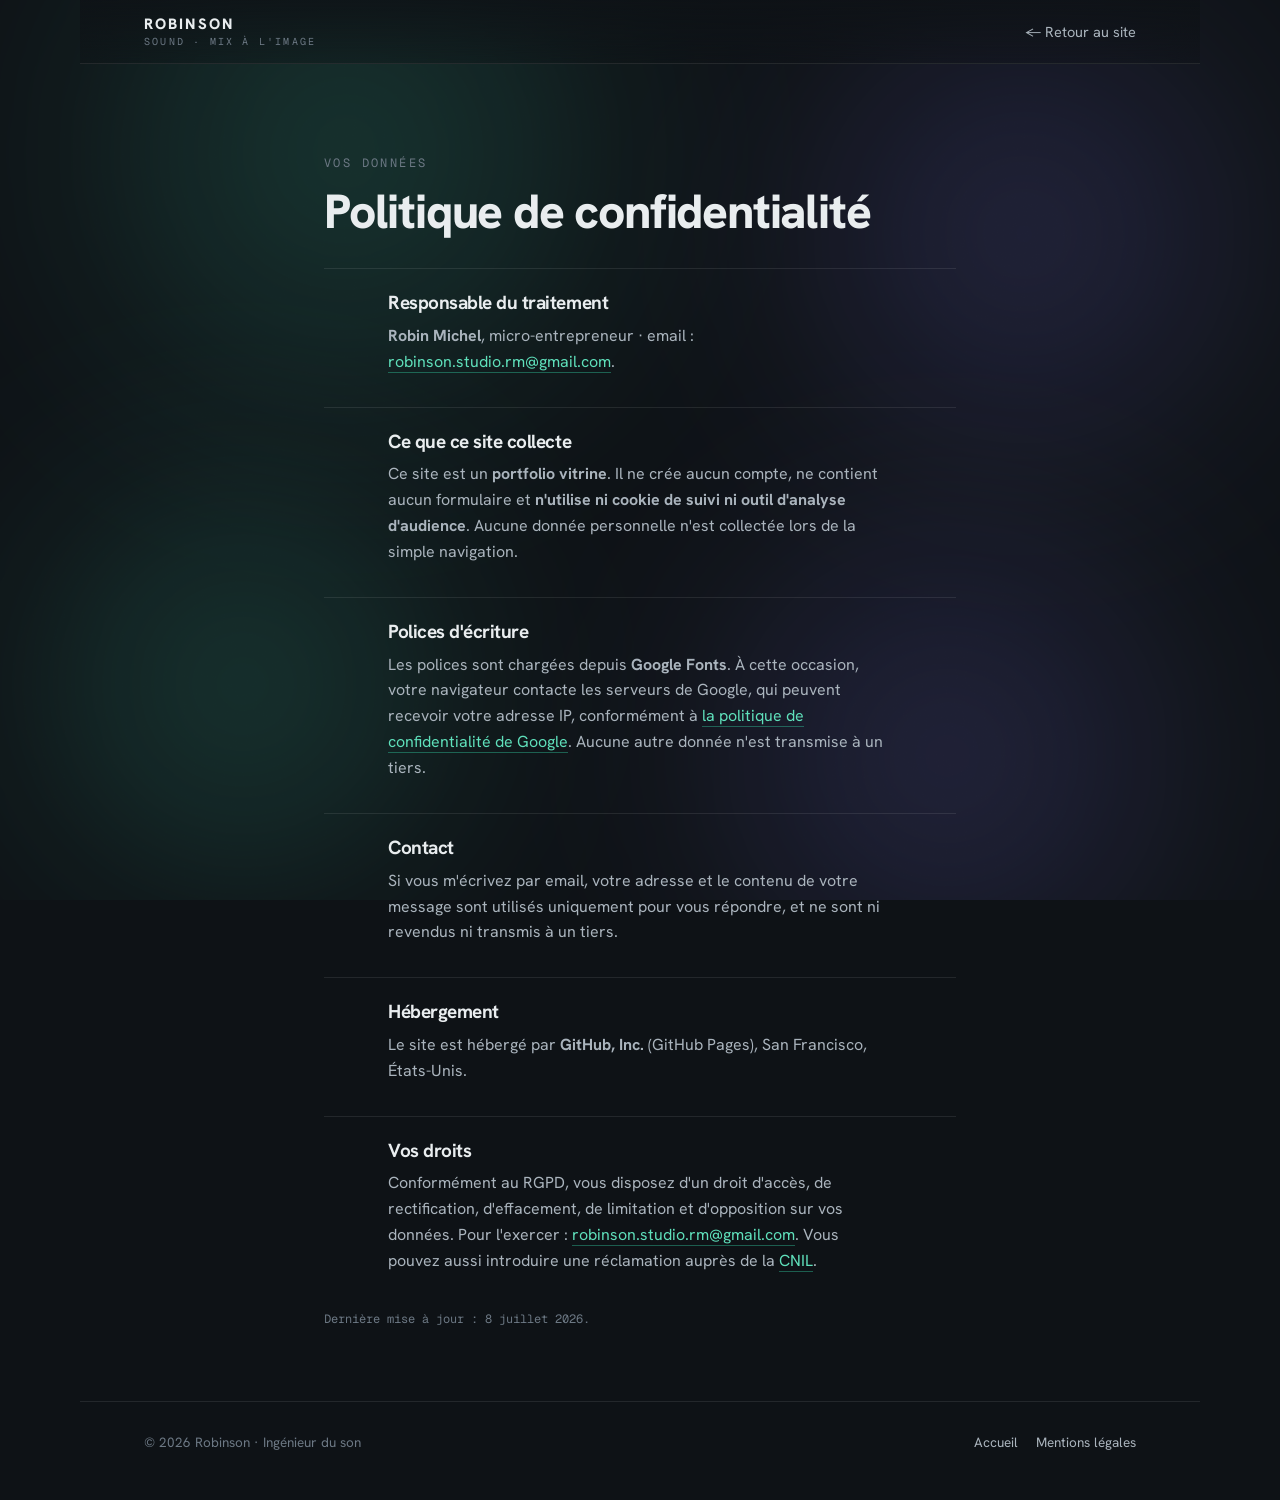
<file: confidentialite.html>
<!DOCTYPE html>
<html lang="fr">
<head>
<meta charset="utf-8">
<meta name="viewport" content="width=device-width, initial-scale=1">
<title>Politique de confidentialité · Robinson</title>
<meta name="description" content="Politique de confidentialité du site portfolio de Robinson, ingénieur du son.">
<meta name="robots" content="noindex, follow">
<link rel="preconnect" href="https://fonts.googleapis.com">
<link rel="preconnect" href="https://fonts.gstatic.com" crossorigin>
<link href="https://fonts.googleapis.com/css2?family=Hanken+Grotesk:wght@400;500;600;700;800&family=Geist+Mono:wght@400;500&display=swap" rel="stylesheet">
<link rel="stylesheet" href="styles.css">
</head>
<body>
<div class="aura" aria-hidden="true"><span class="ax ax1"></span><span class="ax ax2"></span><span class="ax ax3"></span><span class="ax ax4"></span></div>
<div class="grain" aria-hidden="true"></div>

<header class="nav" id="top">
  <a class="brand" href="index.html" aria-label="Robinson, accueil">
    <span class="brand-name">ROBINSON</span>
    <span class="brand-sub">SOUND · MIX À L'IMAGE</span>
  </a>
  <nav class="nav-links" aria-label="Navigation">
    <a href="index.html">← Retour au site</a>
  </nav>
</header>

<main class="legal">
  <p class="kicker">Vos données</p>
  <h1>Politique de confidentialité</h1>

  <section class="legal-block">
    <h2>Responsable du traitement</h2>
    <p>
      <strong>Robin Michel</strong>, micro-entrepreneur · email&nbsp;:
      <a href="mailto:robinson.studio.rm@gmail.com">robinson.studio.rm@gmail.com</a>.
    </p>
  </section>

  <section class="legal-block">
    <h2>Ce que ce site collecte</h2>
    <p>
      Ce site est un <strong>portfolio vitrine</strong>. Il ne crée aucun compte, ne contient aucun formulaire et
      <strong>n'utilise ni cookie de suivi ni outil d'analyse d'audience</strong>. Aucune donnée personnelle n'est
      collectée lors de la simple navigation.
    </p>
  </section>

  <section class="legal-block">
    <h2>Polices d'écriture</h2>
    <p>
      Les polices sont chargées depuis <strong>Google Fonts</strong>. À cette occasion, votre navigateur contacte les
      serveurs de Google, qui peuvent recevoir votre adresse IP, conformément à
      <a href="https://policies.google.com/privacy" target="_blank" rel="noopener">la politique de confidentialité de Google</a>.
      Aucune autre donnée n'est transmise à un tiers.
    </p>
  </section>

  <section class="legal-block">
    <h2>Contact</h2>
    <p>
      Si vous m'écrivez par email, votre adresse et le contenu de votre message sont utilisés uniquement pour vous
      répondre, et ne sont ni revendus ni transmis à un tiers.
    </p>
  </section>

  <section class="legal-block">
    <h2>Hébergement</h2>
    <p>Le site est hébergé par <strong>GitHub, Inc.</strong> (GitHub Pages), San Francisco, États-Unis.</p>
  </section>

  <section class="legal-block">
    <h2>Vos droits</h2>
    <p>
      Conformément au RGPD, vous disposez d'un droit d'accès, de rectification, d'effacement, de limitation et
      d'opposition sur vos données. Pour l'exercer&nbsp;: <a href="mailto:robinson.studio.rm@gmail.com">robinson.studio.rm@gmail.com</a>.
      Vous pouvez aussi introduire une réclamation auprès de la <a href="https://www.cnil.fr" target="_blank" rel="noopener">CNIL</a>.
    </p>
  </section>

  <p class="legal-updated">Dernière mise à jour&nbsp;: 8 juillet 2026.</p>
</main>

<footer class="foot">
  <span>© <span id="yr">2026</span> Robinson · Ingénieur du son</span>
  <nav class="foot-legal"><a href="index.html">Accueil</a><a href="mentions-legales.html">Mentions légales</a></nav>
</footer>
<script>document.getElementById('yr').textContent=new Date().getFullYear();</script>
</body>
</html>
</file>
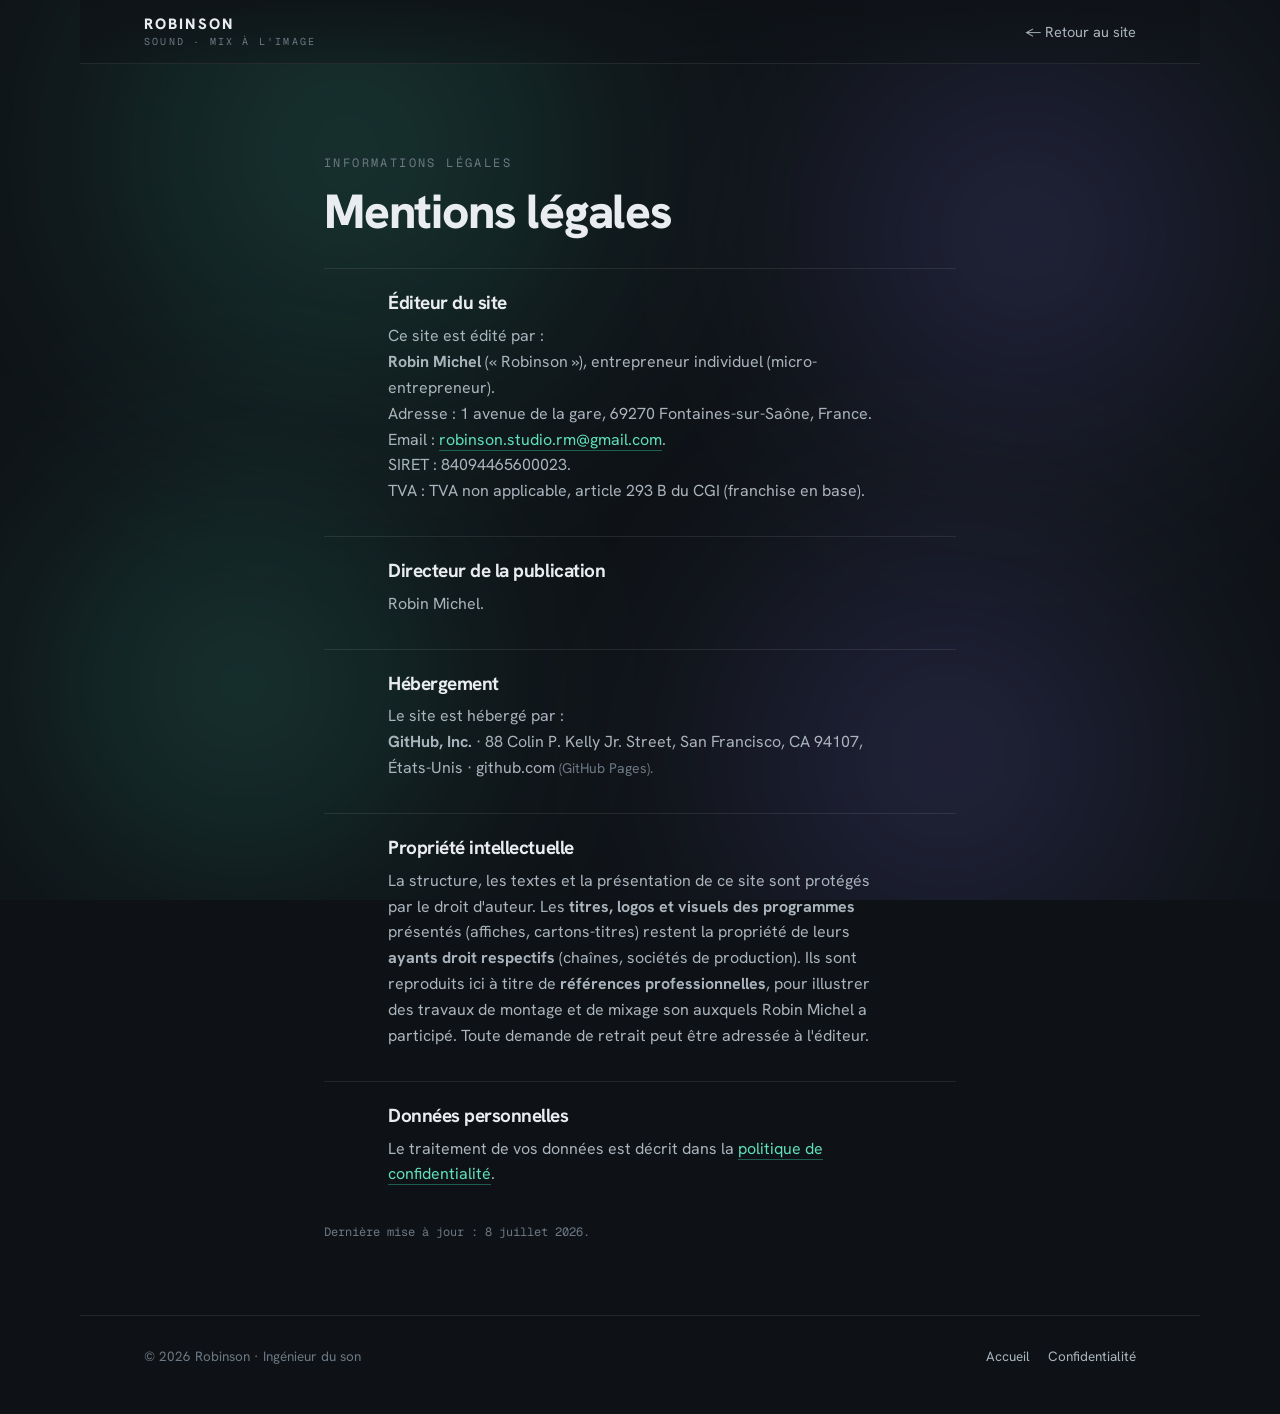
<file: mentions-legales.html>
<!DOCTYPE html>
<html lang="fr">
<head>
<meta charset="utf-8">
<meta name="viewport" content="width=device-width, initial-scale=1">
<title>Mentions légales · Robinson</title>
<meta name="description" content="Mentions légales du site portfolio de Robinson, ingénieur du son.">
<meta name="robots" content="noindex, follow">
<link rel="preconnect" href="https://fonts.googleapis.com">
<link rel="preconnect" href="https://fonts.gstatic.com" crossorigin>
<link href="https://fonts.googleapis.com/css2?family=Hanken+Grotesk:wght@400;500;600;700;800&family=Geist+Mono:wght@400;500&display=swap" rel="stylesheet">
<link rel="stylesheet" href="styles.css">
</head>
<body>
<div class="aura" aria-hidden="true"><span class="ax ax1"></span><span class="ax ax2"></span><span class="ax ax3"></span><span class="ax ax4"></span></div>
<div class="grain" aria-hidden="true"></div>

<header class="nav" id="top">
  <a class="brand" href="index.html" aria-label="Robinson, accueil">
    <span class="brand-name">ROBINSON</span>
    <span class="brand-sub">SOUND · MIX À L'IMAGE</span>
  </a>
  <nav class="nav-links" aria-label="Navigation">
    <a href="index.html">← Retour au site</a>
  </nav>
</header>

<main class="legal">
  <p class="kicker">Informations légales</p>
  <h1>Mentions légales</h1>

  <section class="legal-block">
    <h2>Éditeur du site</h2>
    <p>
      Ce site est édité par&nbsp;:<br>
      <strong>Robin Michel</strong> (« Robinson »), entrepreneur individuel (micro-entrepreneur).<br>
      Adresse&nbsp;: 1 avenue de la gare, 69270 Fontaines-sur-Saône, France.<br>
      Email&nbsp;: <a href="mailto:robinson.studio.rm@gmail.com">robinson.studio.rm@gmail.com</a>.<br>
      SIRET&nbsp;: 84094465600023.<br>
      TVA&nbsp;: TVA non applicable, article 293 B du CGI (franchise en base).
    </p>
  </section>

  <section class="legal-block">
    <h2>Directeur de la publication</h2>
    <p>Robin Michel.</p>
  </section>

  <section class="legal-block">
    <h2>Hébergement</h2>
    <p>
      Le site est hébergé par&nbsp;:<br>
      <strong>GitHub, Inc.</strong> · 88 Colin P. Kelly Jr. Street, San Francisco, CA 94107, États-Unis · github.com
      <span class="legal-hint">(GitHub Pages).</span>
    </p>
  </section>

  <section class="legal-block">
    <h2>Propriété intellectuelle</h2>
    <p>
      La structure, les textes et la présentation de ce site sont protégés par le droit d'auteur.
      Les <strong>titres, logos et visuels des programmes</strong> présentés (affiches, cartons-titres) restent la
      propriété de leurs <strong>ayants droit respectifs</strong> (chaînes, sociétés de production). Ils sont reproduits
      ici à titre de <strong>références professionnelles</strong>, pour illustrer des travaux de montage et de mixage son
      auxquels Robin Michel a participé. Toute demande de retrait peut être adressée à l'éditeur.
    </p>
  </section>

  <section class="legal-block">
    <h2>Données personnelles</h2>
    <p>
      Le traitement de vos données est décrit dans la <a href="confidentialite.html">politique de confidentialité</a>.
    </p>
  </section>

  <p class="legal-updated">Dernière mise à jour&nbsp;: 8 juillet 2026.</p>
</main>

<footer class="foot">
  <span>© <span id="yr">2026</span> Robinson · Ingénieur du son</span>
  <nav class="foot-legal"><a href="index.html">Accueil</a><a href="confidentialite.html">Confidentialité</a></nav>
</footer>
<script>document.getElementById('yr').textContent=new Date().getFullYear();</script>
</body>
</html>
</file>
<file: styles.css>
/* ============================================================
   ROBINSON · portfolio ingénieur du son
   Studio sombre éditorial · sœur visuelle de aireo.studio
   ============================================================ */

:root{
  --bg:#0e1216;
  --bg-2:#0b0f13;
  --panel:#141a23;
  --panel-2:#171e29;
  --line:rgba(255,255,255,.09);
  --line-2:rgba(255,255,255,.16);

  --ink:#e9edef;
  --ink-soft:#aab4bd;
  --ink-mute:#6c7884;

  --violet:#7c6cf0;
  --violet-soft:#9a8df4;
  --green:#34d3a6;
  --green-soft:#5fe0bb;
  --amber:#e6b24a;

  --ease-out:cubic-bezier(.2,0,0,1);
  --maxw:1120px;
  --pad:clamp(20px,5vw,72px);

  --mono:"Geist Mono",ui-monospace,SFMono-Regular,Menlo,monospace;
  --sans:"Hanken Grotesk",-apple-system,BlinkMacSystemFont,"Segoe UI",sans-serif;
}

*{box-sizing:border-box}
html{scroll-behavior:smooth}
@media (prefers-reduced-motion:reduce){html{scroll-behavior:auto}*{animation:none!important}}

body{
  margin:0;
  position:relative;
  background:var(--bg);
  color:var(--ink);
  font-family:var(--sans);
  line-height:1.62;
  font-size:clamp(16px,1.05vw,18px);
  -webkit-font-smoothing:antialiased;
  text-rendering:optimizeLegibility;
  overflow-x:hidden;
}
a{color:inherit;text-decoration:none}
em{font-style:normal;color:var(--green-soft)}
h1,h2,h3{margin:0;font-weight:800;letter-spacing:-.025em;line-height:1.03}
::selection{background:color-mix(in srgb,var(--green) 32%,transparent);color:#fff}

/* ---------- atmosphère ---------- */
.grain{
  position:fixed;inset:0;z-index:1;pointer-events:none;opacity:.5;
  background-image:url("data:image/svg+xml,%3Csvg xmlns='http://www.w3.org/2000/svg' width='160' height='160'%3E%3Cfilter id='n'%3E%3CfeTurbulence type='fractalNoise' baseFrequency='.9' numOctaves='2' stitchTiles='stitch'/%3E%3C/filter%3E%3Crect width='100%25' height='100%25' filter='url(%23n)' opacity='.035'/%3E%3C/svg%3E");
  mix-blend-mode:soft-light;
}
.aura{position:fixed;inset:0;z-index:0;pointer-events:none;overflow:hidden;background:var(--bg)}
.ax{position:absolute;border-radius:50%;mix-blend-mode:screen;filter:blur(80px);will-change:transform;
  background:radial-gradient(circle,color-mix(in srgb,var(--_c) 20%,transparent) 0%,transparent 66%)}
.ax1{--_c:var(--green);top:-18%;left:-8%;width:70vw;height:70vh;animation:driftA 34s var(--ease-out) infinite}
.ax2{--_c:var(--violet);top:-6%;right:-10%;width:60vw;height:64vh;animation:driftB 40s var(--ease-out) -10s infinite}
.ax3{--_c:var(--green);top:46%;left:-10%;width:58vw;height:60vh;animation:driftB 44s var(--ease-out) -6s infinite}
.ax4{--_c:var(--violet);bottom:-16%;right:-6%;width:64vw;height:64vh;animation:driftA 48s var(--ease-out) -20s infinite}
@keyframes driftA{0%,100%{transform:translate(0,0)}50%{transform:translate(6%,4%)}}
@keyframes driftB{0%,100%{transform:translate(0,0)}50%{transform:translate(-5%,5%)}}

/* ---------- layout ---------- */
main{position:relative;z-index:2}
section{max-width:var(--maxw);margin:0 auto;padding-inline:var(--pad)}

/* ---------- nav ---------- */
.nav{
  position:sticky;top:0;z-index:20;
  display:flex;align-items:center;justify-content:space-between;gap:16px;
  max-width:var(--maxw);margin:0 auto;
  padding:16px var(--pad);
  backdrop-filter:blur(14px);
  background:linear-gradient(to bottom,rgba(14,18,22,.82),rgba(14,18,22,.35));
  border-bottom:1px solid var(--line);
}
.brand{display:flex;flex-direction:column;line-height:1.1}
.brand-name{font-weight:800;letter-spacing:.14em;font-size:15px}
.brand-sub{font-family:var(--mono);font-size:10px;letter-spacing:.22em;color:var(--ink-mute);margin-top:3px}
.nav-links{display:flex;align-items:center;gap:clamp(14px,2.2vw,30px)}
.nav-links a{font-size:14.5px;color:var(--ink-soft);transition:color .2s}
.nav-links a:hover{color:var(--ink)}
.pill{
  padding:8px 15px;border-radius:999px;
  border:1px solid var(--line-2);
  color:var(--ink)!important;font-weight:600;font-size:13.5px!important;
  transition:border-color .2s,background .2s;
}
.pill:hover{border-color:var(--violet-soft);background:color-mix(in srgb,var(--violet) 16%,transparent)}

/* ---------- hero ---------- */
.hero{padding-top:clamp(60px,12vh,130px);padding-bottom:clamp(48px,9vh,96px)}
.eyebrow{
  font-family:var(--mono);font-size:12px;letter-spacing:.24em;text-transform:uppercase;
  color:var(--green-soft);margin:0 0 22px;
}
.hero-title{font-size:clamp(38px,7.2vw,86px);letter-spacing:-.035em}
.hero-lead{
  margin:26px 0 0;max-width:56ch;
  font-size:clamp(17px,1.5vw,21px);color:var(--ink-soft);
}
.hero-cta{display:flex;flex-wrap:wrap;gap:14px;margin-top:36px}
.btn{
  display:inline-flex;align-items:center;gap:8px;
  padding:13px 24px;border-radius:12px;font-weight:600;font-size:15px;
  transition:transform .2s var(--ease-out),background .2s,border-color .2s;
}
.btn:hover{transform:translateY(-2px)}
.btn-primary{background:var(--green);color:#04150f}
.btn-primary:hover{background:var(--green-soft)}
.btn-ghost{border:1px solid var(--line-2);color:var(--ink)}
.btn-ghost:hover{border-color:var(--ink-soft)}
.clients{
  list-style:none;display:flex;flex-wrap:wrap;gap:10px 28px;
  margin:52px 0 0;padding:26px 0 0;border-top:1px solid var(--line);
  font-family:var(--mono);font-size:13px;letter-spacing:.08em;color:var(--ink-mute);
}

/* ---------- entêtes de section ---------- */
.section-head{margin-bottom:clamp(28px,4vw,44px)}
.kicker{
  font-family:var(--mono);font-size:12px;letter-spacing:.2em;text-transform:uppercase;
  color:var(--ink-mute);margin:0 0 14px;
}
.section-head h2,.contact-title{font-size:clamp(26px,4vw,44px)}

/* ---------- réalisations ---------- */
.work{padding-block:clamp(56px,10vh,110px)}
.feat-label{font-family:var(--mono);font-size:12px;letter-spacing:.2em;text-transform:uppercase;
  color:var(--green-soft);margin:0 0 16px}
.feat-all{color:var(--ink-mute);margin-top:52px}

/* bande "À la une" : grandes cartes, légende toujours visible */
.featured{display:grid;gap:16px;grid-template-columns:repeat(auto-fill,minmax(230px,1fr))}
.feat{position:relative;border-radius:16px;overflow:hidden;cursor:pointer;
  border:1px solid var(--line-2);background:var(--panel);
  transition:transform .25s var(--ease-out),border-color .25s}
.feat:hover{transform:translateY(-4px);border-color:var(--green)}
.feat img{display:block;width:100%;aspect-ratio:16/10;object-fit:cover}
.feat figcaption{padding:13px 15px 15px;display:flex;flex-direction:column;gap:4px}
.feat .c-title{font-size:16px}
@media (max-width:560px){.featured{grid-template-columns:1fr 1fr;gap:11px}.feat .c-title{font-size:14px}}

.filters{display:flex;flex-wrap:wrap;gap:10px;margin-bottom:32px}
.chip{
  font-family:var(--sans);font-size:13.5px;font-weight:500;cursor:pointer;
  padding:8px 16px;border-radius:999px;
  background:transparent;border:1px solid var(--line);color:var(--ink-soft);
  transition:border-color .2s,color .2s,background .2s;
}
.chip:hover{border-color:var(--line-2);color:var(--ink)}
.chip.is-on{background:var(--ink);border-color:var(--ink);color:#0b0f13;font-weight:600}
.chip-n{font-family:var(--mono);font-size:11px;opacity:.6;margin-left:2px}

/* grille masonry : chaque affiche garde son ratio naturel */
.grid{columns:4 220px;column-gap:14px}
@media (max-width:900px){.grid{columns:3 180px}}
@media (max-width:560px){.grid{columns:2 150px}}
.card{
  break-inside:avoid;margin:0 0 14px;cursor:pointer;position:relative;
  border-radius:14px;overflow:hidden;border:1px solid var(--line);
  background:var(--panel);display:block;
  transition:transform .25s var(--ease-out),border-color .25s;
}
.card:hover{transform:translateY(-4px);border-color:var(--line-2)}
.card img{display:block;width:100%;height:auto}
.card figcaption{
  position:absolute;inset:auto 0 0 0;padding:26px 12px 11px;
  display:flex;flex-direction:column;gap:3px;
  background:linear-gradient(to top,rgba(9,12,16,.92) 12%,rgba(9,12,16,.55) 60%,transparent);
  opacity:0;transform:translateY(8px);transition:opacity .22s,transform .22s;
}
.card:hover figcaption,.card:focus-within figcaption{opacity:1;transform:none}
.c-title{font-weight:700;font-size:14.5px;line-height:1.2;letter-spacing:-.01em}
.c-net{font-family:var(--mono);font-size:11px;color:var(--ink-soft)}
a.c-net{transition:color .2s}
a.c-net:hover{color:var(--green-soft)}
.tag{
  align-self:flex-start;font-family:var(--mono);font-size:9.5px;letter-spacing:.12em;text-transform:uppercase;
  padding:3px 8px;border-radius:999px;margin-bottom:3px;
}
.tag-v{color:var(--violet-soft);background:color-mix(in srgb,var(--violet) 22%,transparent)}
.tag-g{color:var(--green-soft);background:color-mix(in srgb,var(--green) 20%,transparent)}
.tag-o{color:var(--amber);background:color-mix(in srgb,var(--amber) 22%,transparent)}
.tag-p{color:#e88fb8;background:color-mix(in srgb,#e88fb8 22%,transparent)}
.tag-b{color:#6cc0f0;background:color-mix(in srgb,#6cc0f0 22%,transparent)}
.tag-r{color:#f0846c;background:color-mix(in srgb,#f0846c 22%,transparent)}
.work-note{margin:26px 0 0;font-size:14px;color:var(--ink-mute)}

/* lightbox */
.lb{position:fixed;inset:0;z-index:50;display:none;place-items:center;
  background:rgba(6,9,12,.92);backdrop-filter:blur(6px);padding:5vw;cursor:zoom-out}
.lb.on{display:grid}
.lb img{max-width:min(90vw,900px);max-height:82vh;border-radius:12px;border:1px solid var(--line-2)}
.lb-cap,#lb-cap{margin:16px 0 0;font-weight:600;color:var(--ink);text-align:center}
.lb-close{position:fixed;top:18px;right:22px;background:none;border:0;color:var(--ink);
  font-size:26px;cursor:pointer;line-height:1;opacity:.8}
.lb-close:hover{opacity:1}

/* ---------- clients & diffuseurs ---------- */
.clients-sec{padding-block:clamp(48px,8vh,90px)}
.clients-grid{display:grid;gap:10px;
  grid-template-columns:repeat(auto-fill,minmax(150px,1fr))}
.client{display:flex;align-items:center;justify-content:center;
  background:var(--panel);border:1px solid var(--line);border-radius:12px;
  padding:22px 18px;min-height:96px}
.client img{max-width:100%;max-height:52px;width:auto;height:auto;object-fit:contain;
  opacity:.72;filter:grayscale(1) brightness(1.6);transition:opacity .25s,filter .25s}
.client:hover img{opacity:1;filter:none}

/* ---------- à propos ---------- */
.about{padding-block:clamp(56px,10vh,110px)}
.about-grid{display:grid;gap:clamp(28px,5vw,64px);grid-template-columns:1.6fr 1fr;align-items:start}
.about-text p{margin:0 0 18px;color:var(--ink-soft);max-width:60ch}
.about-aireo{font-size:15px}
.about-aireo a{color:var(--green-soft);border-bottom:1px solid color-mix(in srgb,var(--green) 45%,transparent)}
.about-aireo a:hover{color:var(--green)}
.services{list-style:none;margin:0;padding:0;display:grid;gap:1px;
  border:1px solid var(--line);border-radius:14px;overflow:hidden;background:var(--line)}
.services li{background:var(--panel);padding:14px 18px;font-size:15px;font-weight:500}

/* ---------- contact ---------- */
.contact{padding-block:clamp(60px,11vh,120px);text-align:center}
.contact-links{display:flex;flex-direction:column;gap:8px;margin-top:26px;align-items:center}
.contact-big{
  font-size:clamp(20px,3.4vw,34px);font-weight:700;letter-spacing:-.02em;
  color:var(--ink);border-bottom:1px solid transparent;transition:color .2s,border-color .2s;
}
.contact-big:hover{color:var(--green-soft);border-color:color-mix(in srgb,var(--green) 45%,transparent)}

/* ---------- footer ---------- */
.foot{
  position:relative;z-index:2;
  max-width:var(--maxw);margin:0 auto;
  padding:30px var(--pad) 46px;
  display:flex;flex-wrap:wrap;justify-content:space-between;gap:12px;
  border-top:1px solid var(--line);
  font-size:13.5px;color:var(--ink-mute);
}
.foot a{color:var(--ink-soft)}
.foot a:hover{color:var(--green-soft)}

/* ---------- pages légales ---------- */
.legal{max-width:760px;margin:0 auto;padding:clamp(48px,10vh,110px) var(--pad) 60px;position:relative;z-index:2}
.legal h1{font-size:clamp(30px,5vw,48px);margin:8px 0 8px}
.legal-block{margin-top:32px;border-top:1px solid var(--line);padding-top:24px}
.legal-block h2{font-size:19px;font-weight:700;margin-bottom:10px}
.legal-block p{margin:0;color:var(--ink-soft)}
.legal a{color:var(--green-soft);border-bottom:1px solid color-mix(in srgb,var(--green) 40%,transparent)}
.legal a:hover{color:var(--green)}
.legal-hint{color:var(--ink-mute);font-size:14px}
.legal-updated{margin-top:36px;font-family:var(--mono);font-size:12px;color:var(--ink-mute)}
.foot-legal{display:flex;gap:18px}

/* ---------- responsive ---------- */
@media (max-width:720px){
  .brand-sub{display:none}
  .nav{padding-inline:18px}
  .nav-links{gap:13px}
  .nav-links a{font-size:13px}
  .about-grid{grid-template-columns:1fr}
}
@media (max-width:440px){
  .nav-links a:not(.pill){display:none}  /* trop étroit : on garde le logo + Aireo, ancres accessibles au scroll */
}
</file>
